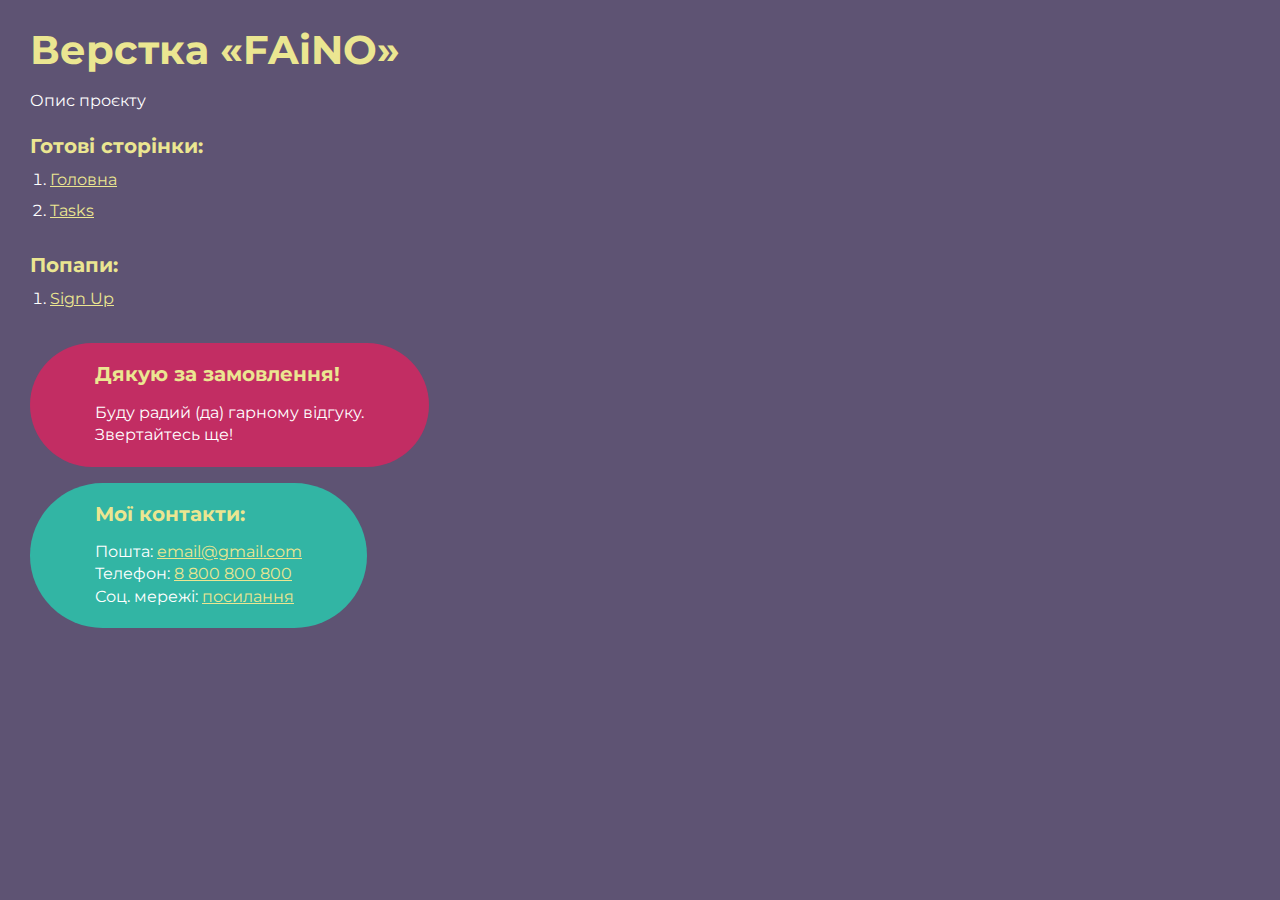
<file: index.html>
<!DOCTYPE html>
<html>

<head>
	<meta charset="UTF-8" />
	<meta name="viewport" content="width=device-width, initial-scale=1.0" />
	<title>Верстка «FAiNO»</title>
</head>

<body>
	<div class="rootpage">
		<h1>Верстка «FAiNO»</h1>
		<div class="rootpage__info">Опис проєкту</div>
		<h2>Готові сторінки:</h2>
		<ol class="rootpage__list">
			<li><a target="_blank" href="home.html">Головна</a></li>
			<li><a target="_blank" href="tasks.html">Tasks</a></li>
		</ol>
		<h2>Попапи:</h2>
		<ol class="rootpage__list">
			<li><a target="_blank" href="home.html#sign-up">Sign Up</a></li>
		</ol>
		<div class="rootpage__tnx">
			<h2>Дякую за замовлення!</h2>
			<p>Буду радий (да) гарному відгуку.</p>
			<p>Звертайтесь ще!</p>
		</div>
		<div class="rootpage__contacts">
			<h2>Мої контакти:</h2>
			<p>Пошта: <a href="mailto:email@gmail.com">email@gmail.com</a></p>
			<p>Телефон: <a href="tel:8800800800">8 800 800 800</a></p>
			<p>Соц. мережі: <a href="">посилання</a></p>
		</div>
	</div>
</body>
<style>
	@charset "UTF-8";
	@import url("https://fonts.googleapis.com/css?family=Montserrat:regular,700&display=swap");

	*,
	*::before,
	*::after {
		padding: 0px;
		margin: 0px;
		border: 0px;
		box-sizing: border-box;
	}

	html,
	body {
		height: 100%;
		margin: 0;
		padding: 0;
		min-width: 320px;
		width: 100%;
		color: #fff;
		background-color: #5e5373;
	}

	body {
		font-family: Montserrat;
		font-size: 100%;
		line-height: 1;
		font-size: 1rem;
	}

	a {
		text-decoration: underline;
		color: #ebe691;
	}

	a:visited {
		text-decoration: underline;
		color: #aaa768;
	}

	a:hover {
		text-decoration: none;
	}

	ul li {
		list-style: none;
	}

	img {
		vertical-align: top;
	}

	.wrapper {
		width: 100%;
		min-height: 100%;
		overflow: hidden;
	}

	.rootpage {
		padding: 30px;
		display: flex;
		flex-direction: column;
		align-items: flex-start;
	}

	@media (max-width: 767px) {
		.rootpage {
			padding: 30px 15px;
		}
	}

	h1 {
		color: #ebe691;
		font-size: 2.5rem;
		margin: 0px 0px 1.25rem 0px;
	}

	@media (max-width: 767px) {
		h1 {
			font-size: 1.85rem;
			margin: 0px 0px 1.25rem 0px;
		}
	}

	h2 {
		color: #ebe691;
		font-size: 1.25rem;
		margin: 0px 0px 1rem 0px;
	}

	@media (max-width: 767px) {
		h2 {
			font-size: 1.125rem;
			margin: 0px 0px 1rem 0px;
		}
	}

	.rootpage__info {
		line-height: 140%;
		margin: 0px 0px 1.5rem 0px;
	}

	.rootpage__list {
		margin: 0px 0px 2.25rem 1.25rem;
	}

	.rootpage__list li:not(:last-child) {
		margin: 0px 0px 15px 0px;
	}

	.rootpage__contacts,
	.rootpage__tnx {
		border-radius: 200px;
		padding: 20px 65px;
		line-height: 140%;
	}

	@media (max-width: 767px) {

		.rootpage__contacts,
		.rootpage__tnx {
			border-radius: 40px;
			padding: 20px;
		}
	}

	.rootpage__contacts {
		background: #32b5a4;
	}

	.rootpage__contacts a {
		color: #ebe691;
	}

	.rootpage__tnx {
		background: #c22d63;
		margin: 0px 0px 1rem 0px;
	}
</style>

</html>
</file>
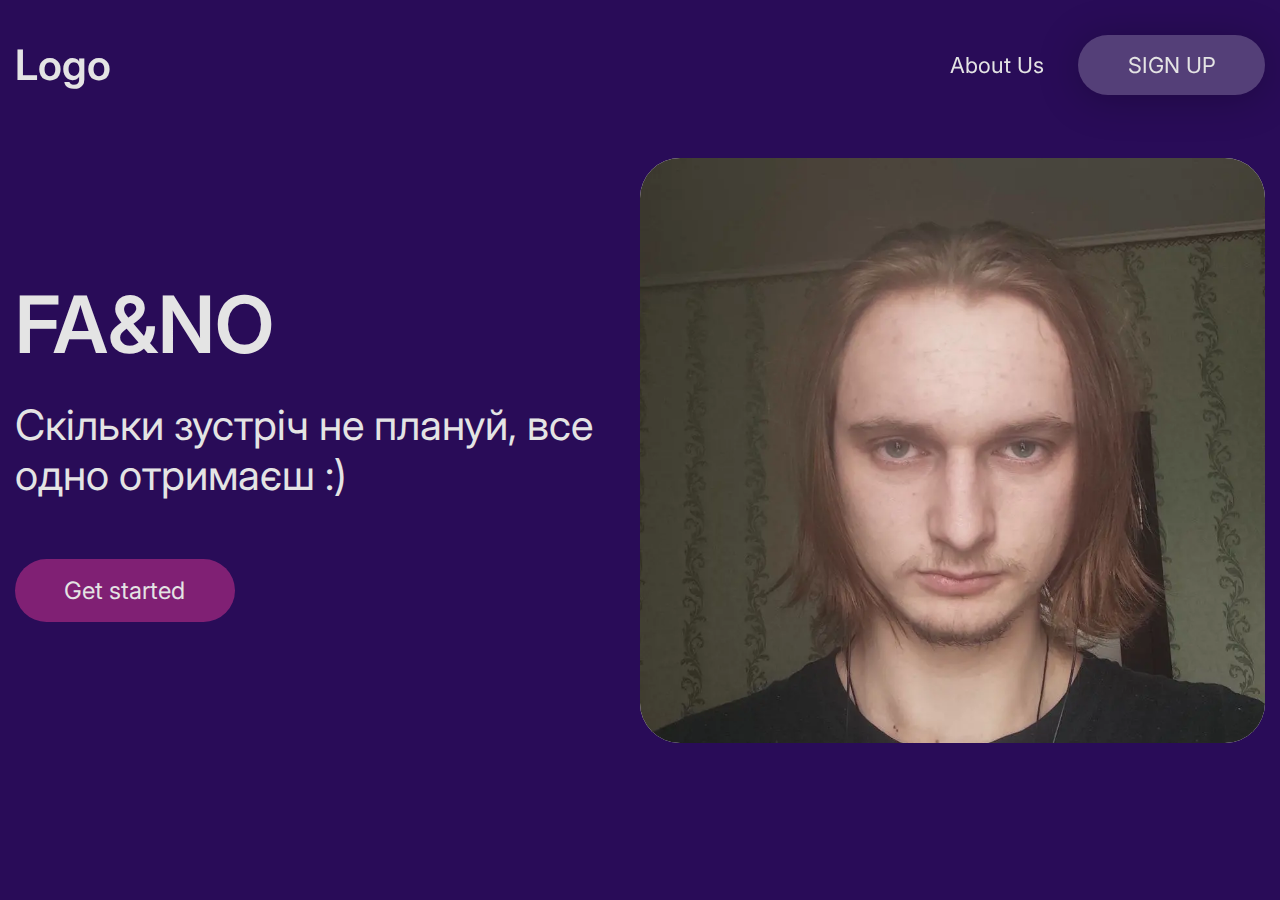
<file: home.html>
<!DOCTYPE html>
<html lang="en">

<head>
	<title>HomePage</title>
	<meta charset="UTF-8" />
	<meta name="format-detection" content="telephone=no" />
	<!-- <style>body{opacity: 0;}</style> -->
	<link rel="stylesheet" href="css/style.min.css?_v=20230511211422" />
	<link rel="stylesheet" href="https://cdnjs.cloudflare.com/ajax/libs/font-awesome/5.13.0/css/all.min.css?_v=20230511211422" />
	<link rel="shortcut icon" href="favicon.ico" />
	<!-- <meta name="robots" content="noindex, nofollow"> -->
	<meta name="viewport" content="width=device-width, initial-scale=1.0" />
</head>

<body>
	<div class="wrapper">
		<header class="header">
			<div class="header__container">
				<a href="" class="header__logo">Logo</a>
				<div class="header__actives">
					<a href="/home.html" class="header__link">About Us</a>
					<button class="header__sign-btn button" data-popup="#sign-up">
						Sign Up
					</button>
				</div>
			</div>
		</header>

		<main class="page">
			<section class="page__section main-section">
				<div class="main-section__container">
					<div class="main-section__content">
						<h1 class="main-section__title">FA&NO</h1>
						<div class="main-section__description">
							<p>Скільки зустріч не плануй, все одно отримаєш :)</p>
						</div>
						<a href="/home.html" class="main-section__link">Get started</a>
					</div>
					<div class="main-section__img">
						<picture><source srcset="img/sexy-boy.webp" type="image/webp"><img src="img/sexy-boy.jpg" alt="" /></picture>
					</div>
				</div>
			</section>

			<!-- <section class="page__section main-section">
               <div class="main-section__container">
                  <input data-datepicker type="text" name="" />
               </div>
            </section> -->
		</main>
		<footer class="footer">
			<div class="footer__container">
			</div>
		</footer>
	</div>
	<div id="sign-up" aria-hidden="true" class="popup">
		<div class="popup__wrapper">
			<div class="popup__content">
				<!-- <button data-close type="button" class="popup__close">Закрити</button> -->
				<div class="popup__body">
					<div data-tabs data-tabs-animate="1000" class="tabs">
						<nav data-tabs-titles class="tabs__navigation">
							<button type="button" class="tabs__title _tab-active">
								Log In
							</button>
							<button type="button" class="tabs__title _blue">
								Sign Up
							</button>
						</nav>
						<div data-tabs-body class="tabs__content">
							<div class="tabs__body login-body">
								<form action="/home.html" method="get" class="login-body__form">
									<div class="login-body__inputs inputs">
										<div class="login-body__input-block input-block">
											<input type="email" name="email" id="email" class="login-body__input input input-email" placeholder="Email" />
										</div>

										<div class="login-body__input-block input-block">
											<input type="password" name="password" id="password" class="login-body__input input" placeholder="Password" />
											<button type="button" class="login-body__frgt-btn">
												Forgot Password?
											</button>
										</div>
									</div>

									<button type="submit" class="login-body__sbm-btn sbm-btn button">
										Login
									</button>

									<div class="login-body__with-socials with-socials">
										<button type="button" class="login-body__facebook-btn facebook-btn">
											f
										</button>

										<button type="button" class="login-body__google-btn google-btn">
											G
										</button>
									</div>
								</form>
							</div>
							<div class="tabs__body signup-body">
								<form action="/" method="get" class="signup-body__form">
									<div class="login-body__inputs inputs">
										<div class="signup-body__name">
											<div class="signup-body__input-block input-block">
												<input type="text" name="firstName" id="firstName" class="signup-body__input input" placeholder="First Name" />
											</div>
											<div class="signup-body__input-block input-block">
												<input type="text" name="lastName" id="lastName" class="signup-body__input input" placeholder="Last Name" />
											</div>
										</div>
										<div class="signup-body__input-block input-block">
											<input type="email" name="email" id="email" class="signup-body__input input" placeholder="Email" />
										</div>

										<div class="signup-body__input-block input-block">
											<input type="password" name="password" id="password" class="signup-body__input input" placeholder="Password" />
										</div>
										<div class="signup-body__input-block input-block">
											<input type="password" name="confirm-password" id="confirm-password" class="signup-body__input input" placeholder="Confirm Password" />
										</div>
									</div>

									<button type="submit" class="signup-body__sbm-btn sbm-btn button">
										Sign Up
									</button>

									<div class="signup-body__with-socials with-socials">
										<button type="button" class="signup-body__facebook-btn facebook-btn">
											f
										</button>

										<button type="button" class="signup-body__google-btn google-btn">
											G
										</button>
									</div>
								</form>
							</div>
						</div>
					</div>
				</div>
			</div>
		</div>
	</div>

	<div id="sign-in" aria-hidden="true" class="popup">
		<div class="popup__wrapper">
			<div class="popup__content">
				<button data-close type="button" class="popup__close">Закрити</button>
				<div class="popup__text" style="color: black">Text</div>
			</div>
		</div>
	</div>
	<script src="js/app.min.js?_v=20230511211422"></script>
</body>

</html>
</file>
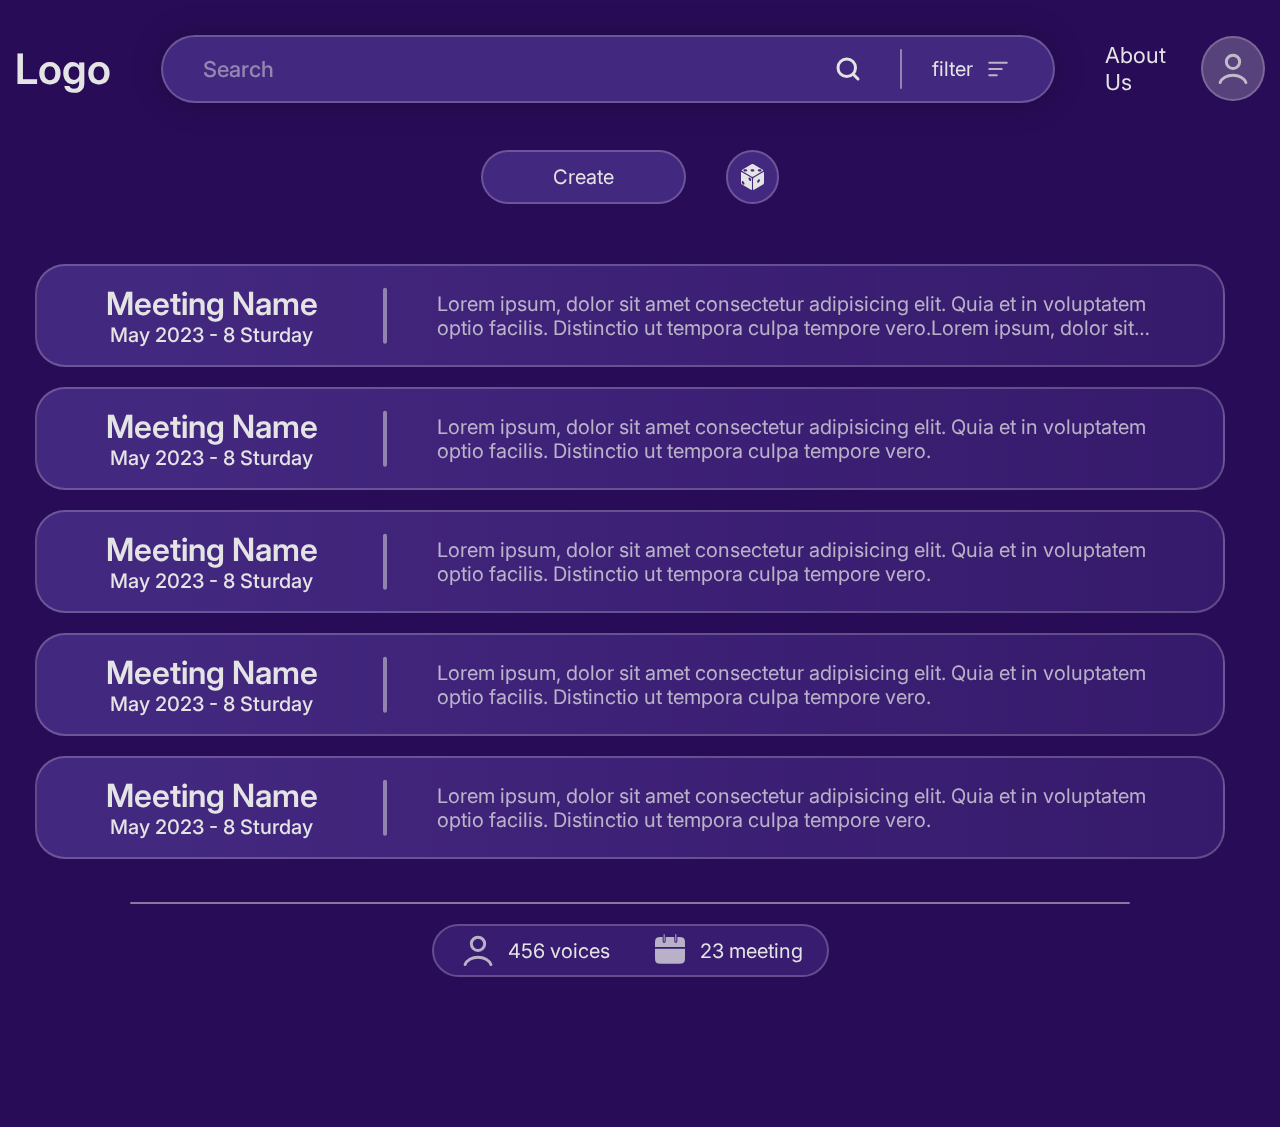
<file: tasks.html>
<!DOCTYPE html>
<html lang="en">

<head>
	<title>Tasks</title>
	<meta charset="UTF-8" />
	<meta name="format-detection" content="telephone=no" />
	<!-- <style>body{opacity: 0;}</style> -->
	<link rel="stylesheet" href="css/style.min.css?_v=20230511211422" />
	<link rel="stylesheet" href="https://cdnjs.cloudflare.com/ajax/libs/font-awesome/5.13.0/css/all.min.css?_v=20230511211422" />
	<link rel="shortcut icon" href="favicon.ico" />
	<!-- <meta name="robots" content="noindex, nofollow"> -->
	<meta name="viewport" content="width=device-width, initial-scale=1.0" />
</head>

<body>
	<div class="wrapper">
		<header class="header _search">
			<div class="header__container">
				<a href="" class="header__logo">Logo</a>
				<div class="header__search-container">
					<form action="/" class="header__search-form form-search">
						<div class="form-search__input-block">
							<input type="text" class="form-search__input" size="1" placeholder="Search" name="search" />
						</div>
						<button type="submit" class="form-search__submit">
							<img src="img/icons/Search.svg" alt="search-ico" />
						</button>
						<span></span>
						<div class="form-search__filter">
							<button type="button" class="form-search__filter-btn">
								<p>filter</p>
								<img src="img/icons/Sort.svg" alt="sort-ico" />
							</button>
							<div class="form-search__filter-body body-filter">
								<div class="body-filter__input">
									<input type="checkbox" name="" id="" />
								</div>
							</div>
						</div>
					</form>
				</div>
				<div class="header__actives">
					<a href="/home.html" class="header__link">About Us</a>
					<button class="header__account">
						<img src="img/icons/User.svg" alt="user-ico" />
					</button>
				</div>
			</div>
		</header>

		<main class="page page-tasks">
			<section class="page__section tasks-section">
				<div class="tasks-section__container">
					<div class="tasks-section__create create-task">
						<form action="/tasks.html" method="get" class="create-task__form">
							<div class="create-task__title-block">
								<input type="text" name="meeting-name" class="create-task__input-name" size="1" placeholder="Meeting Name" />
								<div class="create-task__link-block">
									<p>
										https://www.youtube.com/watchdfbdfdsdsfsgghrfh
									</p>
									<button type="button" class="create-task__link-copy">
										<img src="img/icons/link.svg" alt="link-ico" />
									</button>
								</div>
							</div>
							<div class="create-task__scroll-block">
								<div class="create-task__date-block">
									<div class="create-task__calendar">
										<div class="calendar">
											<div class="month">
												<i class="fas fa-angle-left prev"></i>
												<div class="date">
													<h1></h1>
													<p></p>
												</div>
												<i class="fas fa-angle-right next"></i>
											</div>
											<div class="weekdays">
												<div>Sun</div>
												<div>Mon</div>
												<div>Tue</div>
												<div>Wed</div>
												<div>Thu</div>
												<div>Fri</div>
												<div>Sat</div>
											</div>
											<div class="days"></div>
										</div>
										<span class="selectedDay" hidden></span>
										<div class="create-task__time-block">
											<div class="create-task__meet-time">
												<select name="startTime" data-class-modif="form" data-show-selected>
													<option value="" selected>
														Start time
													</option>
													<option value="00:00">00:00</option>
													<option value="00:30">00:30</option>
													<option value="01:00">01:00</option>
													<option value="01:30">01:30</option>
													<option value="02:00">02:00</option>
													<option value="02:30">02:30</option>
													<option value="03:00">03:00</option>
													<option value="03:30">03:30</option>
													<option value="04:00">04:00</option>
													<option value="04:30">04:30</option>
												</select>
												<select name="endTime" data-class-modif="form" data-show-selected>
													<option value="" selected>
														End time
													</option>
													<option value="00:00">00:00</option>
													<option value="00:30">00:30</option>
													<option value="01:00">01:00</option>
													<option value="01:30">01:30</option>
													<option value="02:00">02:00</option>
													<option value="02:30">02:30</option>
													<option value="03:00">03:00</option>
													<option value="03:30">03:30</option>
													<option value="04:00">04:00</option>
													<option value="04:30">04:30</option>
												</select>
												<button type="button" class="create-task__time-btn">
													OK
												</button>
											</div>
											<div class="create-task__voting-time">
												<p>Voting</p>
												<div>
													<input type="text" name="hours" maxlength="2" placeholder="hh" />
													<span>:</span>
													<input type="text" name="minutes" maxlength="2" placeholder="mm" />
													<span>:</span>
													<input type="text" name="seconds" maxlength="2" placeholder="ss" />
												</div>
											</div>
										</div>
									</div>
									<ul class="create-task__dates dates" data-spollers>
										<p class="empty-dates">No dates yet</p>
										<!-- <li class="dates__item">
                                    <button
                                       type="button"
                                       data-spoller
                                       class="dates__title"
                                    >
                                       <p>May 2023 - 6 Saturday</p>
                                       <img
                                          src="img/icons/arrow-up.svg"
                                          alt="arrow-ico"
                                       />
                                    </button>
                                    <ul class="dates__body">
                                       <li class="dates__time">
                                          12:00 - 13:00
                                       </li>
                                       <li class="dates__time">
                                          14:00 - 15:00
                                       </li>
                                       <li class="dates__time">
                                          16:30 - 17:30
                                       </li>
                                    </ul>
                                 </li>

                                 <li class="dates__item">
                                    <button
                                       type="button"
                                       data-spoller
                                       class="dates__title"
                                    >
                                       <p>May 2023 - 8 Saturday</p>
                                       <img
                                          src="img/icons/arrow-up.svg"
                                          alt="arrow-ico"
                                       />
                                    </button>
                                    <ul class="dates__body">
                                       <li class="dates__time">
                                          12:00 - 13:00
                                       </li>
                                       <li class="dates__time">
                                          14:00 - 15:00
                                       </li>
                                       <li class="dates__time">
                                          16:30 - 17:30
                                       </li>
                                    </ul>
                                 </li> -->
									</ul>
								</div>
								<div class="create-task__description">
									<h4 class="create-task__desc-title">
										Description
									</h4>
									<textarea class="create-task__desc-text" name="description" rows="4" placeholder="Describe your meet..."></textarea>
								</div>
								<div class="create-task__buttons">
									<button type="button" class="create-task__cancel-btn button">
										Cancel
									</button>
									<button type="submit" class="create-task__publish-btn button">
										Publish
									</button>
								</div>
							</div>
						</form>
					</div>
					<div class="tasks-section__content">
						<div class="tasks-section__actives">
							<button type="button" class="tasks-section__create-btn">
								Create
							</button>
							<button type="button" class="tasks-section__random-btn">
								<img src="img/icons/Cube.svg" alt="cube-ico" />
							</button>
						</div>
						<div class="tasks-section__tasks-container">
							<div class="tasks-section__tasks-content">
								<ul class="tasks-section__tasks-list list-tasks">
									<li class="list-tasks__task-el">
										<button type="submit" class="list-tasks__task">
											<div class="list-tasks__block">
												<h3 class="list-tasks__title">
													Meeting Name
												</h3>
												<div class="list-tasks__date">
													May 2023 - 8 Sturday
												</div>
											</div>
											<div class="list-tasks__description">
												<p>
													Lorem ipsum, dolor sit amet
													consectetur adipisicing elit. Quia et
													in voluptatem optio facilis.
													Distinctio ut tempora culpa tempore
													vero.Lorem ipsum, dolor sit amet
													consectetur adipisicing elit. Quia et
													in voluptatem optio facilis.
													Distinctio ut tempora culpa tempore
													vero.
												</p>
											</div>
										</button>
									</li>
									<li class="list-tasks__task-el">
										<button type="submit" class="list-tasks__task">
											<div class="list-tasks__block">
												<h3 class="list-tasks__title">
													Meeting Name
												</h3>
												<div class="list-tasks__date">
													May 2023 - 8 Sturday
												</div>
											</div>
											<div class="list-tasks__description">
												<p>
													Lorem ipsum, dolor sit amet
													consectetur adipisicing elit. Quia et
													in voluptatem optio facilis.
													Distinctio ut tempora culpa tempore
													vero.
												</p>
											</div>
										</button>
									</li>
									<li class="list-tasks__task-el">
										<button type="submit" class="list-tasks__task">
											<div class="list-tasks__block">
												<h3 class="list-tasks__title">
													Meeting Name
												</h3>
												<div class="list-tasks__date">
													May 2023 - 8 Sturday
												</div>
											</div>
											<div class="list-tasks__description">
												<p>
													Lorem ipsum, dolor sit amet
													consectetur adipisicing elit. Quia et
													in voluptatem optio facilis.
													Distinctio ut tempora culpa tempore
													vero.
												</p>
											</div>
										</button>
									</li>
									<li class="list-tasks__task-el">
										<button type="submit" class="list-tasks__task">
											<div class="list-tasks__block">
												<h3 class="list-tasks__title">
													Meeting Name
												</h3>
												<div class="list-tasks__date">
													May 2023 - 8 Sturday
												</div>
											</div>
											<div class="list-tasks__description">
												<p>
													Lorem ipsum, dolor sit amet
													consectetur adipisicing elit. Quia et
													in voluptatem optio facilis.
													Distinctio ut tempora culpa tempore
													vero.
												</p>
											</div>
										</button>
									</li>
									<li class="list-tasks__task-el">
										<button type="submit" class="list-tasks__task">
											<div class="list-tasks__block">
												<h3 class="list-tasks__title">
													Meeting Name
												</h3>
												<div class="list-tasks__date">
													May 2023 - 8 Sturday
												</div>
											</div>
											<div class="list-tasks__description">
												<p>
													Lorem ipsum, dolor sit amet
													consectetur adipisicing elit. Quia et
													in voluptatem optio facilis.
													Distinctio ut tempora culpa tempore
													vero.
												</p>
											</div>
										</button>
									</li>
									<li class="list-tasks__task-el">
										<button type="submit" class="list-tasks__task">
											<div class="list-tasks__block">
												<h3 class="list-tasks__title">
													Meeting Name
												</h3>
												<div class="list-tasks__date">
													May 2023 - 8 Sturday
												</div>
											</div>
											<div class="list-tasks__description">
												<p>
													Lorem ipsum, dolor sit amet
													consectetur adipisicing elit. Quia et
													in voluptatem optio facilis.
													Distinctio ut tempora culpa tempore
													vero.
												</p>
											</div>
										</button>
									</li>
									<li class="list-tasks__task-el">
										<button type="submit" class="list-tasks__task">
											<div class="list-tasks__block">
												<h3 class="list-tasks__title">
													Meeting Name
												</h3>
												<div class="list-tasks__date">
													May 2023 - 8 Sturday
												</div>
											</div>
											<div class="list-tasks__description">
												<p>
													Lorem ipsum, dolor sit amet
													consectetur adipisicing elit. Quia et
													in voluptatem optio facilis.
													Distinctio ut tempora culpa tempore
													vero.
												</p>
											</div>
										</button>
									</li>
									<li class="list-tasks__task-el">
										<button type="submit" class="list-tasks__task">
											<div class="list-tasks__block">
												<h3 class="list-tasks__title">
													Meeting Name
												</h3>
												<div class="list-tasks__date">
													May 2023 - 8 Sturday
												</div>
											</div>
											<div class="list-tasks__description">
												<p>
													Lorem ipsum, dolor sit amet
													consectetur adipisicing elit. Quia et
													in voluptatem optio facilis.
													Distinctio ut tempora culpa tempore
													vero.
												</p>
											</div>
										</button>
									</li>
								</ul>
							</div>
						</div>
						<div class="tasks-section__statistics">
							<div class="tasks-section__statistic">
								<img src="img/icons/User.svg" alt="user-ico" />
								<p>456 voices</p>
							</div>
							<div class="tasks-section__statistic">
								<img src="img/icons/calendar.svg" alt="calendar-ico" />
								<p>23 meeting</p>
							</div>
						</div>
					</div>
					<div class="tasks-section__info info-task">
						<div class="info-task__main-block">
							<h4 class="info-task__title">Meeting Name</h4>

							<div class="info-task__slider swiper">
								<button type="button" class="swiper-button-prev">
									<img src="img/icons/arrow-up.svg" alt="arrow-ico" />
								</button>

								<div class="info-task__wrapper swiper-wrapper">
									<div class="info-task__slide swiper-slide">
										<div class="swiper-slide__date">
											May 2023 - 6 Saturday
										</div>
										<ul class="swiper-slide__list">
											<li class="swiper-slide__list-item">
												<form action="/" class="swiper-slide__body">
													<div class="swiper-slide__input-check checked">
														<input type="hidden" name="voted" />
														<img src="img/icons/Lux.svg" alt="lux-ico" />
													</div>
													<label class="swiper-slide__label-check">
														<div>
															<p>12:00 - 13:00</p>
															<span class="percent">40%</span>
														</div>
														<span class="bar">
															<span class="bar-red"></span>
														</span>
													</label>
												</form>
											</li>
											<li class="swiper-slide__list-item">
												<form action="/" class="swiper-slide__body checked">
													<div class="swiper-slide__input-check">
														<input type="hidden" name="voted" value="true" />
														<img src="img/icons/Lux.svg" alt="lux-ico" />
													</div>
													<label class="swiper-slide__label-check">
														<div>
															<p>12:00 - 13:00</p>
															<span class="percent">40%</span>
														</div>
														<span class="bar">
															<span class="bar-red"></span>
														</span>
													</label>
												</form>
											</li>
										</ul>
									</div>
									<div class="info-task__slide swiper-slide">
										<div class="swiper-slide__date">
											May 2023 - 6 Saturday
										</div>
										<ul class="swiper-slide__list">
											<li class="swiper-slide__list-item">
												<form action="/" class="swiper-slide__body">
													<div class="swiper-slide__input-check checked">
														<input type="hidden" name="voted" />
														<img src="img/icons/Lux.svg" alt="lux-ico" />
													</div>
													<label class="swiper-slide__label-check">
														<div>
															<p>12:00 - 13:00</p>
															<span class="percent">40%</span>
														</div>
														<span class="bar">
															<span class="bar-red"></span>
														</span>
													</label>
												</form>
											</li>
											<li class="swiper-slide__list-item">
												<form action="/" class="swiper-slide__body checked">
													<div class="swiper-slide__input-check">
														<input type="hidden" name="voted" value="true" />
														<img src="img/icons/Lux.svg" alt="lux-ico" />
													</div>
													<label class="swiper-slide__label-check">
														<div>
															<p>12:00 - 13:00</p>
															<span class="percent">40%</span>
														</div>
														<span class="bar">
															<span class="bar-red"></span>
														</span>
													</label>
												</form>
											</li>
										</ul>
									</div>
								</div>
								<button type="button" class="swiper-button-next">
									<img src="img/icons/arrow-up.svg" alt="arrow-ico" />
								</button>

								<div class="swiper-pagination"></div>
							</div>

							<div class="info-task__statistics statistics-info">
								<div class="statistics-info__time">
									<img src="img/icons/Clock.svg" alt="clock-ico" />
									<span>02:12:05</span>
								</div>
								<div class="statistics-info__users">
									<img src="img/icons/Users.svg" alt="users-ico" />
									<span>136</span>
								</div>
							</div>
						</div>
						<div class="info-task__description">
							<div class="info-task__desc-title">Description</div>
							<p class="info-task__desc-text">
								Lorem ipsum dolor sit amet consectetur adipisicing
								elit. Quidem provident voluptates hic asperiores,
								corporis repellendus odio, deserunt iusto dignissimos
								amet similique minus voluptatibus, cons
							</p>
						</div>
					</div>
				</div>
			</section>

			<!-- <section class="page__section main-section">
               <div class="main-section__container">
                  <input data-datepicker type="text" name="" />
               </div>
            </section> -->
		</main>
		<footer class="footer">
			<div class="footer__container">
			</div>
		</footer>
	</div>
	<div id="sign-up" aria-hidden="true" class="popup">
		<div class="popup__wrapper">
			<div class="popup__content">
				<!-- <button data-close type="button" class="popup__close">Закрити</button> -->
				<div class="popup__body">
					<div data-tabs data-tabs-animate="1000" class="tabs">
						<nav data-tabs-titles class="tabs__navigation">
							<button type="button" class="tabs__title _tab-active">
								Log In
							</button>
							<button type="button" class="tabs__title _blue">
								Sign Up
							</button>
						</nav>
						<div data-tabs-body class="tabs__content">
							<div class="tabs__body login-body">
								<form action="/home.html" method="get" class="login-body__form">
									<div class="login-body__inputs inputs">
										<div class="login-body__input-block input-block">
											<input type="email" name="email" id="email" class="login-body__input input input-email" placeholder="Email" />
										</div>

										<div class="login-body__input-block input-block">
											<input type="password" name="password" id="password" class="login-body__input input" placeholder="Password" />
											<button type="button" class="login-body__frgt-btn">
												Forgot Password?
											</button>
										</div>
									</div>

									<button type="submit" class="login-body__sbm-btn sbm-btn button">
										Login
									</button>

									<div class="login-body__with-socials with-socials">
										<button type="button" class="login-body__facebook-btn facebook-btn">
											f
										</button>

										<button type="button" class="login-body__google-btn google-btn">
											G
										</button>
									</div>
								</form>
							</div>
							<div class="tabs__body signup-body">
								<form action="/" method="get" class="signup-body__form">
									<div class="login-body__inputs inputs">
										<div class="signup-body__name">
											<div class="signup-body__input-block input-block">
												<input type="text" name="firstName" id="firstName" class="signup-body__input input" placeholder="First Name" />
											</div>
											<div class="signup-body__input-block input-block">
												<input type="text" name="lastName" id="lastName" class="signup-body__input input" placeholder="Last Name" />
											</div>
										</div>
										<div class="signup-body__input-block input-block">
											<input type="email" name="email" id="email" class="signup-body__input input" placeholder="Email" />
										</div>

										<div class="signup-body__input-block input-block">
											<input type="password" name="password" id="password" class="signup-body__input input" placeholder="Password" />
										</div>
										<div class="signup-body__input-block input-block">
											<input type="password" name="confirm-password" id="confirm-password" class="signup-body__input input" placeholder="Confirm Password" />
										</div>
									</div>

									<button type="submit" class="signup-body__sbm-btn sbm-btn button">
										Sign Up
									</button>

									<div class="signup-body__with-socials with-socials">
										<button type="button" class="signup-body__facebook-btn facebook-btn">
											f
										</button>

										<button type="button" class="signup-body__google-btn google-btn">
											G
										</button>
									</div>
								</form>
							</div>
						</div>
					</div>
				</div>
			</div>
		</div>
	</div>

	<div id="sign-in" aria-hidden="true" class="popup">
		<div class="popup__wrapper">
			<div class="popup__content">
				<button data-close type="button" class="popup__close">Закрити</button>
				<div class="popup__text" style="color: black">Text</div>
			</div>
		</div>
	</div>
	<script src="js/app.min.js?_v=20230511211422"></script>
</body>

</html>
</file>
<file: css/style.min.css>
@charset "UTF-8";@import url(https://fonts.googleapis.com/css?family=Inter:300,regular,500,600,700&display=swap);*{padding:0;margin:0;border:0}*,:after,:before{-webkit-box-sizing:border-box;box-sizing:border-box}body,html{height:100%;min-width:320px}body{color:#e4e4e4;line-height:1;font-family:Inter;font-size:1.25rem;-ms-text-size-adjust:100%;-moz-text-size-adjust:100%;-webkit-text-size-adjust:100%;-webkit-font-smoothing:antialiased;-moz-osx-font-smoothing:grayscale}button,input,textarea{font-family:Inter;font-size:inherit}button{cursor:pointer;color:inherit;background-color:transparent}a{color:inherit;text-decoration:none}ul li{list-style:none}img{vertical-align:top}h1,h2,h3,h4,h5,h6{font-weight:inherit;font-size:inherit}.lock body{overflow:hidden;-ms-touch-action:none;touch-action:none;-ms-scroll-chaining:none;overscroll-behavior:none}.wrapper{min-height:100%;display:-webkit-box;display:-ms-flexbox;display:flex;-webkit-box-orient:vertical;-webkit-box-direction:normal;-ms-flex-direction:column;flex-direction:column;overflow:hidden}@supports (overflow:clip){.wrapper{overflow:clip}}.wrapper>main{-webkit-box-flex:1;-ms-flex:1 1 auto;flex:1 1 auto}.wrapper>*{min-width:0}[class*=__container]{max-width:101.875rem;margin:0 auto;padding:0 .9375rem}.select{min-width:0;min-width:7rem;position:relative}.select__body{position:relative}.select__title{color:inherit;text-align:left;cursor:pointer;width:100%;border-radius:4px}.select__value{display:-webkit-box;display:-ms-flexbox;display:flex;min-width:0;-webkit-box-align:center;-ms-flex-align:center;align-items:center;height:1.875rem;gap:.625rem}.select__value>*{-webkit-box-flex:1;-ms-flex:1 1 auto;flex:1 1 auto}.select__value:after{content:"";-ms-flex-item-align:stretch;-ms-grid-row-align:stretch;align-self:stretch;-webkit-box-flex:0;-ms-flex:0 0 10px;flex:0 0 10px;-webkit-transition:all .3s ease 0s;-o-transition:all .3s ease 0s;transition:all .3s ease 0s;display:-webkit-box;display:-ms-flexbox;display:flex;-webkit-box-pack:center;-ms-flex-pack:center;justify-content:center;-webkit-box-align:center;-ms-flex-align:center;align-items:center}._select-open .select__value:after{-webkit-transform:rotate(-180deg);-ms-transform:rotate(-180deg);transform:rotate(-180deg)}.select__value._select-pseudo-label::before{content:attr(data-pseudo-label);opacity:.5}.select__content{-webkit-box-flex:1;-ms-flex:1 1 auto;flex:1 1 auto;white-space:nowrap}.select__text{-webkit-box-flex:1;-ms-flex:1 1 auto;flex:1 1 auto;overflow:hidden;-o-text-overflow:ellipsis;text-overflow:ellipsis;white-space:nowrap}.select__input{width:100%;background-color:transparent;height:100%}.select__options{color:#000;position:absolute;top:calc(100% - .0625rem);border-radius:0 0 4px 4px;min-width:100%;left:0;color:inherit;background-color:rgba(41,12,88,.75);border:.125rem solid rgba(228,228,228,.25);-webkit-backdrop-filter:blur(1.25rem);backdrop-filter:blur(1.25rem);border-radius:.625rem;padding:10px 0 5px 0}.select__scroll{overflow-y:auto;overflow-x:hidden;max-height:12.5rem}.select__option{width:100%;text-align:left;cursor:pointer;padding:5px 10px;color:inherit;white-space:nowrap}.select__option._select-selected{background-color:#eee}.select__row{display:-webkit-inline-box;display:-ms-inline-flexbox;display:inline-flex;-webkit-box-align:center;-ms-flex-align:center;align-items:center}.select_show-top .select__options{top:auto;bottom:calc(100% - .0625rem);border:1px solid #d9d9d9;border-bottom:0;border-radius:4px 4px 0 0;padding:5px 0 10px 0}._select-tag{cursor:pointer}.qs-datepicker-container{margin:5px;font-size:1rem;font-family:sans-serif;color:#000;position:absolute;width:15.625em;display:-webkit-box;display:-ms-flexbox;display:flex;-webkit-box-orient:vertical;-webkit-box-direction:normal;-ms-flex-direction:column;flex-direction:column;z-index:9001;-webkit-user-select:none;-moz-user-select:none;-ms-user-select:none;user-select:none;overflow:hidden;background:#000;-webkit-box-shadow:0 1.25em 1.25em -.9375em rgba(0,0,0,.3);box-shadow:0 1.25em 1.25em -.9375em rgba(0,0,0,.3);border-right:1px solid #fff;border-left:1px solid #f1ad70;padding:5px}.qs-datepicker-container:after,.qs-datepicker-container:before{content:"";width:100%;height:2px;left:0;z-index:2;position:absolute;background-image:-webkit-gradient(linear,left top,right top,from(#f1ad70),to(#fffdf2));background-image:-o-linear-gradient(left,#f1ad70 0,#fffdf2 100%);background-image:linear-gradient(to right,#f1ad70 0,#fffdf2 100%)}.qs-datepicker-container:before{top:0}.qs-datepicker-container:after{bottom:0}.qs-datepicker-container *{-webkit-box-sizing:border-box;box-sizing:border-box}.qs-datepicker-container.qs-centered{position:fixed;top:50%;left:50%;-webkit-transform:translate(-50%,-50%);-ms-transform:translate(-50%,-50%);transform:translate(-50%,-50%)}.qs-datepicker .qs-overlay{position:absolute;top:0;left:0;background:rgba(0,0,0,.75);color:#fff;width:100%;height:100%;padding:.5em;z-index:1;opacity:1;-webkit-transition:opacity .3s;-o-transition:opacity .3s;transition:opacity .3s;display:-webkit-box;display:-ms-flexbox;display:flex;-webkit-box-orient:vertical;-webkit-box-direction:normal;-ms-flex-direction:column;flex-direction:column}.qs-datepicker .qs-overlay.qs-hidden{opacity:0;z-index:-1}.qs-datepicker .qs-overlay .qs-overlay-year{background:rgba(0,0,0,0);border:none;border-bottom:1px solid #fff;border-radius:0;color:#fff;font-size:.875em;padding:.25em 0;width:80%;text-align:center;margin:0 auto;display:block}.qs-datepicker .qs-overlay .qs-overlay-year::-webkit-inner-spin-button{-webkit-appearance:none}.qs-datepicker .qs-overlay .qs-close{padding:.5em;cursor:pointer;position:absolute;top:0;right:0}.qs-datepicker .qs-overlay .qs-submit{border:1px solid #fff;border-radius:.26392em;padding:.5em;margin:0 auto auto;cursor:pointer;background:hsla(0,0%,50.2%,.4)}.qs-datepicker .qs-overlay .qs-submit.qs-disabled{color:grey;border-color:grey;cursor:not-allowed}.qs-datepicker .qs-overlay .qs-overlay-month-container{display:-webkit-box;display:-ms-flexbox;display:flex;-ms-flex-wrap:wrap;flex-wrap:wrap;-webkit-box-flex:1;-ms-flex-positive:1;flex-grow:1}.qs-datepicker .qs-overlay .qs-overlay-month{display:-webkit-box;display:-ms-flexbox;display:flex;-webkit-box-pack:center;-ms-flex-pack:center;justify-content:center;-webkit-box-align:center;-ms-flex-align:center;align-items:center;width:33.33333%;cursor:pointer;opacity:.5;-webkit-transition:opacity .15s;-o-transition:opacity .15s;transition:opacity .15s}.qs-datepicker .qs-overlay .qs-overlay-month.active,.qs-datepicker .qs-overlay .qs-overlay-month:hover{opacity:1}.qs-datepicker .qs-controls{width:100%;display:-webkit-box;display:-ms-flexbox;display:flex;-webkit-box-pack:justify;-ms-flex-pack:justify;justify-content:space-between;-webkit-box-align:center;-ms-flex-align:center;align-items:center;-webkit-box-flex:1;-ms-flex-positive:1;flex-grow:1;-ms-flex-negative:0;flex-shrink:0;background:#000;color:#fff;-webkit-filter:blur(0);filter:blur(0);-webkit-transition:-webkit-filter .3s;transition:-webkit-filter .3s;-o-transition:filter .3s;transition:filter .3s;transition:filter .3s,-webkit-filter .3s}.qs-datepicker .qs-controls.qs-blur{-webkit-filter:blur(5px);filter:blur(5px)}.qs-datepicker .qs-arrow{height:1.5625em;width:1.5625em;position:relative;cursor:pointer;border-radius:.26392em;-webkit-transition:background .15s;-o-transition:background .15s;transition:background .15s}.qs-datepicker .qs-arrow:hover{background:rgba(0,0,0,.1)}.qs-datepicker .qs-arrow:hover.qs-left:after{border-right-color:#000}.qs-datepicker .qs-arrow:hover.qs-right:after{border-left-color:#000}.qs-datepicker .qs-arrow:after{content:"";border:.39062em solid transparent;position:absolute;top:50%;-webkit-transition:border .2s;-o-transition:border .2s;transition:border .2s}.qs-datepicker .qs-arrow.qs-left:after{border-right-color:grey;right:50%;-webkit-transform:translate(25%,-50%);-ms-transform:translate(25%,-50%);transform:translate(25%,-50%)}.qs-datepicker .qs-arrow.qs-right:after{border-left-color:grey;left:50%;-webkit-transform:translate(-25%,-50%);-ms-transform:translate(-25%,-50%);transform:translate(-25%,-50%)}.qs-datepicker .qs-month-year{font-weight:700;-webkit-transition:border .2s;-o-transition:border .2s;transition:border .2s;border-bottom:1px solid transparent;cursor:pointer}.qs-datepicker .qs-month-year:hover{border-bottom:1px solid grey}.qs-datepicker .qs-month-year:active:focus,.qs-datepicker .qs-month-year:focus{outline:0}.qs-datepicker .qs-month{padding-right:.5ex}.qs-datepicker .qs-year{padding-left:.5ex}.qs-datepicker .qs-squares{display:-webkit-box;display:-ms-flexbox;display:flex;color:#fff;-ms-flex-wrap:wrap;flex-wrap:wrap;padding:.3125em;-webkit-filter:blur(0);filter:blur(0);-webkit-transition:-webkit-filter .3s;transition:-webkit-filter .3s;-o-transition:filter .3s;transition:filter .3s;transition:filter .3s,-webkit-filter .3s}.qs-datepicker .qs-squares.qs-blur{-webkit-filter:blur(5px);filter:blur(5px)}.qs-datepicker .qs-square{width:14.28571%;height:1.5625em;display:-webkit-box;display:-ms-flexbox;display:flex;-webkit-box-align:center;-ms-flex-align:center;align-items:center;-webkit-box-pack:center;-ms-flex-pack:center;justify-content:center;cursor:pointer;-webkit-transition:background .1s;-o-transition:background .1s;transition:background .1s;border-radius:.26392em}.qs-datepicker .qs-square.qs-current{font-weight:700}.qs-datepicker .qs-square.qs-current span{text-decoration:underline}.qs-datepicker .qs-square.qs-active{background:#fff;color:#000}.qs-datepicker .qs-square.qs-range-date-start:not(.qs-range-date-6){border-top-right-radius:0;border-bottom-right-radius:0}.qs-datepicker .qs-square.qs-range-date-middle{background:#d4ebf2}.qs-datepicker .qs-square.qs-range-date-middle:not(.qs-range-date-0):not(.qs-range-date-6){border-radius:0}.qs-datepicker .qs-square.qs-range-date-middle.qs-range-date-0{border-top-right-radius:0;border-bottom-right-radius:0}.qs-datepicker .qs-square.qs-range-date-end:not(.qs-range-date-0),.qs-datepicker .qs-square.qs-range-date-middle.qs-range-date-6{border-top-left-radius:0;border-bottom-left-radius:0}.qs-datepicker .qs-square.qs-disabled span{opacity:.2}.qs-datepicker .qs-square.qs-empty{cursor:default}.qs-datepicker .qs-square.qs-disabled{cursor:not-allowed}.qs-datepicker .qs-square.qs-day{cursor:default;font-weight:700;color:grey}.qs-datepicker .qs-square:not(.qs-empty):not(.qs-disabled):not(.qs-day):not(.qs-active):hover{background:orange}.qs-datepicker .qs-event{position:relative}.qs-datepicker .qs-event:after{content:"";position:absolute;width:.46875em;height:.46875em;border-radius:50%;background:#07f;bottom:0;right:0}.qs-datepicker .qs-event.qs-disabled:after,.qs-datepicker .qs-event.qs-empty:after{background:#cce4ff}body::after{content:"";background:-o-radial-gradient(46.82% -22.22%,122.22% 122.22%,rgba(57,21,109,.12) 0,rgba(41,12,88,.12) 100%);background:radial-gradient(122.22% 122.22% at 46.82% -22.22%,rgba(57,21,109,.12) 0,rgba(41,12,88,.12) 100%);-webkit-backdrop-filter:blur(45px);backdrop-filter:blur(45px);position:fixed;width:100%;height:100%;top:0;left:0;opacity:0;-webkit-transition:opacity .8s ease 0s;-o-transition:opacity .8s ease 0s;transition:opacity .8s ease 0s;pointer-events:none;z-index:149}.popup-show body::after{opacity:1}.popup{position:fixed;top:0;left:0;bottom:0;right:0;padding:30px 10px;-webkit-transition:visibility .8s ease 0s;-o-transition:visibility .8s ease 0s;transition:visibility .8s ease 0s;visibility:hidden;pointer-events:none}.popup_show{z-index:150;visibility:visible;overflow:auto;pointer-events:auto}.popup_show .popup__content{visibility:visible;-webkit-transform:scale(1);-ms-transform:scale(1);transform:scale(1)}.popup__wrapper{display:-webkit-box;display:-ms-flexbox;display:flex;-webkit-box-orient:vertical;-webkit-box-direction:normal;-ms-flex-direction:column;flex-direction:column;-webkit-box-align:center;-ms-flex-align:center;align-items:center;min-height:100%;-webkit-box-flex:1;-ms-flex:1 1 auto;flex:1 1 auto;width:100%;display:flex;-webkit-box-pack:center;-ms-flex-pack:center;justify-content:center;align-items:center}.popup__content{visibility:hidden;-webkit-transform:scale(0);-ms-transform:scale(0);transform:scale(0);-webkit-transition:all .3s ease 0s;-o-transition:all .3s ease 0s;transition:all .3s ease 0s;background-color:rgba(244,123,255,.2);border:2px solid rgba(228,228,228,.25);-webkit-box-shadow:0 20px 40px rgba(0,0,0,.25);box-shadow:0 20px 40px rgba(0,0,0,.25);-webkit-backdrop-filter:blur(6.25rem);backdrop-filter:blur(6.25rem);border-radius:3.75rem;max-width:35rem;width:100%;overflow:hidden;line-height:120.833333%}.lock .popup__content{visibility:visible}.popup__content._blue{background-color:rgba(147,123,245,.2)}.popup__content._blue .tabs__navigation{background-color:rgba(147,123,245,.2)}.tabs__navigation{width:100%;display:-webkit-box;display:-ms-flexbox;display:flex;background-color:rgba(244,123,255,.2);-webkit-backdrop-filter:blur(6.25rem);backdrop-filter:blur(6.25rem);-webkit-transition:all .3s ease 0s;-o-transition:all .3s ease 0s;transition:all .3s ease 0s;padding:1.25rem 2.5rem}.tabs__title{-webkit-box-flex:0;-ms-flex:0 1 50%;flex:0 1 50%;padding:1.25rem 1.25rem;font-weight:600;font-size:32px;line-height:39px;white-space:nowrap;opacity:.5;-webkit-transition:all .3s ease 0s;-o-transition:all .3s ease 0s;transition:all .3s ease 0s;position:relative}.tabs__title::before{position:absolute;bottom:0;left:0;content:"";width:100%;height:.375rem;background-color:#e4e4e4;border-radius:6px}.tabs__title._tab-active{opacity:1}.tabs__title:hover{opacity:1}.tabs__content{padding:3.125rem 2.5rem 1.25rem}.tabs__body .inputs{display:-webkit-box;display:-ms-flexbox;display:flex;-webkit-box-orient:vertical;-webkit-box-direction:normal;-ms-flex-direction:column;flex-direction:column;width:100%;gap:3.75rem}.tabs__body .input-block{position:relative}.tabs__body .input-block::before{position:absolute;bottom:0;left:0;content:"";width:100%;height:.25rem;background:rgba(228,228,228,.5);border-radius:.375rem}.tabs__body .input{-webkit-transition:all .3s ease 0s;-o-transition:all .3s ease 0s;transition:all .3s ease 0s;-webkit-transform:translate(0,-10px);-ms-transform:translate(0,-10px);transform:translate(0,-10px);font-weight:300}.tabs__body .input:focus-visible{outline:0;-webkit-transform:translate(0,0) scale(1);-ms-transform:translate(0,0) scale(1);transform:translate(0,0) scale(1)}.tabs__body .input::-webkit-input-placeholder{color:#e4e4e4;opacity:.75}.tabs__body .input::-moz-placeholder{color:#e4e4e4;opacity:.75}.tabs__body .input:-ms-input-placeholder{color:#e4e4e4;opacity:.75}.tabs__body .input::-ms-input-placeholder{color:#e4e4e4;opacity:.75}.tabs__body .input::placeholder{color:#e4e4e4;opacity:.75}.tabs__body .with-socials{display:-webkit-box;display:-ms-flexbox;display:flex;gap:1.875rem}.login-body__form{display:-webkit-box;display:-ms-flexbox;display:flex;-webkit-box-orient:vertical;-webkit-box-direction:normal;-ms-flex-direction:column;flex-direction:column;-webkit-box-align:center;-ms-flex-align:center;align-items:center}.login-body__frgt-btn{-ms-flex-item-align:end;align-self:flex-end;background-color:transparent;color:#e4e4e4;opacity:.5;position:absolute;right:0;top:calc(100% + 6px);font-style:italic}.login-body__frgt-btn:hover{text-decoration:underline}.login-body__facebook-btn,.login-body__google-btn{display:-webkit-box;display:-ms-flexbox;display:flex;-webkit-box-align:center;-ms-flex-align:center;align-items:center;-webkit-box-pack:center;-ms-flex-pack:center;justify-content:center;width:3.75rem;height:3.75rem;background:rgba(228,228,228,.25);-webkit-box-shadow:0 4px 40px rgba(0,0,0,.25);box-shadow:0 4px 40px rgba(0,0,0,.25);border-radius:50%;-webkit-transition:all .3s ease 0s;-o-transition:all .3s ease 0s;transition:all .3s ease 0s}.login-body__facebook-btn:hover,.login-body__google-btn:hover{background:rgba(228,228,228,.5)}.input{background-color:transparent;width:100%;padding:1rem;color:inherit;position:relative;font-family:inherit}.input::before{content:"";position:absolute;top:0;left:0;width:100%;height:.25rem;background-color:#e4e4e4;opacity:.5}.signup-body__form{display:-webkit-box;display:-ms-flexbox;display:flex;-webkit-box-orient:vertical;-webkit-box-direction:normal;-ms-flex-direction:column;flex-direction:column;-webkit-box-align:center;-ms-flex-align:center;align-items:center}.signup-body__name{display:-webkit-box;display:-ms-flexbox;display:flex;gap:2.5rem}.signup-body__facebook-btn,.signup-body__google-btn{display:-webkit-box;display:-ms-flexbox;display:flex;-webkit-box-align:center;-ms-flex-align:center;align-items:center;-webkit-box-pack:center;-ms-flex-pack:center;justify-content:center;width:3.75rem;height:3.75rem;background:rgba(228,228,228,.25);-webkit-box-shadow:0 4px 40px rgba(0,0,0,.25);box-shadow:0 4px 40px rgba(0,0,0,.25);border-radius:50%;-webkit-transition:all .3s ease 0s;-o-transition:all .3s ease 0s;transition:all .3s ease 0s}.signup-body__facebook-btn:hover,.signup-body__google-btn:hover{background:rgba(228,228,228,.5)}[class*=-ibg]{position:relative}[class*=-ibg] img{position:absolute;width:100%;height:100%;top:0;left:0;-o-object-fit:cover;object-fit:cover}[class*=-ibg_contain] img{-o-object-fit:contain;object-fit:contain}.button{background-color:rgba(217,217,217,.25);-webkit-box-shadow:0 4px 40px rgba(0,0,0,.25);box-shadow:0 4px 40px rgba(0,0,0,.25);-webkit-transition:all .3s ease 0s;-o-transition:all .3s ease 0s;transition:all .3s ease 0s;border-radius:2.5rem;text-transform:uppercase}.button:hover{background-color:rgba(217,217,217,.5)}.sbm-btn{background-color:rgba(228,228,228,.25);-ms-flex-item-align:center;-ms-grid-row-align:center;align-self:center;margin-bottom:1.25rem}.facebook-btn,.google-btn{padding:.125rem;width:3.75rem;height:3.75rem}.header{-webkit-transition:all .3s ease 0s;-o-transition:all .3s ease 0s;transition:all .3s ease 0s;position:fixed;top:0;left:0;width:100%;z-index:10}.header._header-scroll{background-color:rgba(0,0,0,.6)}.header__container{display:-webkit-box;display:-ms-flexbox;display:flex;-webkit-box-pack:justify;-ms-flex-pack:justify;justify-content:space-between;-webkit-box-align:center;-ms-flex-align:center;align-items:center;gap:1.25rem;-webkit-transition:all .3s ease 0s;-o-transition:all .3s ease 0s;transition:all .3s ease 0s}.header__logo{font-weight:600;line-height:120.833333%}.header__actives{display:-webkit-box;display:-ms-flexbox;display:flex;-webkit-box-align:center;-ms-flex-align:center;align-items:center;line-height:120.833333%}.header__link{position:relative}.header__link::before{position:absolute;content:"";width:0%;left:0;bottom:0;background-color:#fff;height:.125rem;-webkit-transform:translate(0,.125rem);-ms-transform:translate(0,.125rem);transform:translate(0,.125rem);-webkit-transition:all .3s ease 0s;-o-transition:all .3s ease 0s;transition:all .3s ease 0s}.header__link:hover::before{width:100%}.header__sign-btn{background-color:rgba(217,217,217,.25)}.header__sign-btn:hover{background-color:rgba(217,217,217,.5)}.header._search .header__container{gap:3.125rem}.header__search-container{background:rgba(147,123,245,.25);border:.125rem solid rgba(228,228,228,.25);-webkit-box-shadow:0 0 30px rgba(0,0,0,.25);box-shadow:0 0 30px rgba(0,0,0,.25);-webkit-backdrop-filter:blur(1.25rem);backdrop-filter:blur(1.25rem);border-radius:2.5rem;padding:.9375rem 2.5rem;padding:.625rem 2.5rem;max-width:62.5rem;width:100%}.header__search-form{display:-webkit-box;display:-ms-flexbox;display:flex;-webkit-box-align:center;-ms-flex-align:center;align-items:center;gap:1.875rem}.header span{display:block;height:2.5rem;width:.125rem;background-color:rgba(228,228,228,.5);border-radius:.25rem}.header__link:hover::before{content:"";opacity:1}.header__link::before{content:"";opacity:0;width:100%}.header__account{background-color:rgba(228,228,228,.25);border:.125rem solid rgba(228,228,228,.25);padding:.625rem;border-radius:50%;-webkit-transition:all .3s ease 0s;-o-transition:all .3s ease 0s;transition:all .3s ease 0s}.header__account:hover{background-color:rgba(228,228,228,.5)}.form-search__input-block{-webkit-box-flex:1;-ms-flex:1 0 auto;flex:1 0 auto}.form-search__input{width:100%;background-color:transparent;color:inherit;font-weight:500;line-height:120.833333%;-webkit-transition:all .3s ease 0s;-o-transition:all .3s ease 0s;transition:all .3s ease 0s;opacity:1}.form-search__input::-webkit-input-placeholder{color:#e4e4e4;opacity:.5}.form-search__input::-moz-placeholder{color:#e4e4e4;opacity:.5}.form-search__input:-ms-input-placeholder{color:#e4e4e4;opacity:.5}.form-search__input::-ms-input-placeholder{color:#e4e4e4;opacity:.5}.form-search__input::placeholder{color:#e4e4e4;opacity:.5}.form-search__input:focus-visible{outline:0;-webkit-transition:all .3s ease 0s;-o-transition:all .3s ease 0s;transition:all .3s ease 0s}.form-search__input:focus-visible::-webkit-input-placeholder{opacity:0}.form-search__input:focus-visible::-moz-placeholder{opacity:0}.form-search__input:focus-visible:-ms-input-placeholder{opacity:0}.form-search__input:focus-visible::-ms-input-placeholder{opacity:0}.form-search__input:focus-visible::placeholder{opacity:0}.form-search__submit{border-radius:50%;border:.125rem solid rgba(228,228,228,0);padding:.3125rem}.form-search__submit:hover{background-color:rgba(228,228,228,.25);border:.125rem solid rgba(228,228,228,.25);-webkit-transition:all .3s ease 0s;-o-transition:all .3s ease 0s;transition:all .3s ease 0s}.form-search__filter{position:relative}.form-search__filter-btn{display:-webkit-box;display:-ms-flexbox;display:flex;-webkit-box-align:center;-ms-flex-align:center;align-items:center;gap:.625rem}.form-search__filter-body{position:absolute;top:100%;left:0;opacity:0;visibility:hidden;-webkit-transition:all .3s ease 0s;-o-transition:all .3s ease 0s;transition:all .3s ease 0s}.form-search__filter-body._show{opacity:1;visibility:visible}.container{width:100%;color:#eee;display:-webkit-box;display:-ms-flexbox;display:flex;-webkit-box-pack:center;-ms-flex-pack:center;justify-content:center;-webkit-box-align:center;-ms-flex-align:center;align-items:center}.calendar{width:100%}.month{width:100%;display:-webkit-box;display:-ms-flexbox;display:flex;-webkit-box-pack:justify;-ms-flex-pack:justify;justify-content:space-between;-webkit-box-align:center;-ms-flex-align:center;align-items:center;padding:1.875rem 4.0625rem;text-align:center;text-shadow:0 .3rem .5rem rgba(0,0,0,.5)}.month i{font-size:1.5rem;cursor:pointer}.month h1{font-weight:700;font-size:20px;line-height:24px;text-align:center}.month p{display:none}.weekdays{width:100%;height:3.125rem;display:-webkit-box;display:-ms-flexbox;display:flex;-webkit-box-align:center;-ms-flex-align:center;align-items:center}.weekdays div{font-size:1rem;letter-spacing:.1rem;width:14.2857142857%;display:-webkit-box;display:-ms-flexbox;display:flex;-webkit-box-pack:center;-ms-flex-pack:center;justify-content:center;-webkit-box-align:center;-ms-flex-align:center;align-items:center;text-shadow:0 .3rem .5rem rgba(0,0,0,.5)}.days{width:100%;display:-ms-grid;display:grid;padding:0 .3125rem;gap:.15625rem;-ms-grid-columns:(minmax(3.125rem,1fr))[7];grid-template-columns:repeat(7,minmax(3.125rem,1fr));-ms-grid-rows:(minmax(3.125rem,1fr))[6];grid-template-rows:repeat(6,minmax(3.125rem,1fr));position:relative}.days::before{content:"";position:absolute;width:90%;opacity:.5;border-radius:.375rem;height:.25rem;background-color:#e4e4e4;bottom:0;left:50%;-webkit-transform:translate(-50%);-ms-transform:translate(-50%);transform:translate(-50%)}.days div{display:-webkit-box;display:-ms-flexbox;display:flex;-webkit-box-align:center;-ms-flex-align:center;align-items:center;-webkit-box-pack:center;-ms-flex-pack:center;justify-content:center;font-size:1rem;padding:.625rem;max-width:3.125rem;max-height:3.125rem;border-radius:50%;display:flex;justify-content:center;text-shadow:0 .3rem .5rem rgba(0,0,0,.5);-webkit-transition:all .3s ease 0s;-o-transition:all .3s ease 0s;transition:all .3s ease 0s;border:.1875rem solid transparent}.days div:hover:not(.today):not(.active){cursor:pointer;background:rgba(147,123,245,.25);-webkit-box-shadow:0 0 30px rgba(0,0,0,.25);box-shadow:0 0 30px rgba(0,0,0,.25)}.days div.active{background:rgba(147,123,245,.25);-webkit-box-shadow:0 0 30px rgba(0,0,0,.25);box-shadow:0 0 30px rgba(0,0,0,.25)}.next-date,.prev-date{opacity:.5}.today{background-color:#167e56}body{background-color:#290c58}.page{display:-webkit-box;display:-ms-flexbox;display:flex;-webkit-box-orient:vertical;-webkit-box-direction:normal;-ms-flex-direction:column;flex-direction:column}.page__section{-webkit-box-flex:1;-ms-flex:1 0 auto;flex:1 0 auto;display:-webkit-box;display:-ms-flexbox;display:flex}.main-section__container{-webkit-box-flex:1;-ms-flex:1 0 auto;flex:1 0 auto;display:-webkit-box;display:-ms-flexbox;display:flex;-webkit-box-align:center;-ms-flex-align:center;align-items:center}.main-section__content{-webkit-box-flex:0;-ms-flex:0 0 50%;flex:0 0 50%;display:-webkit-box;display:-ms-flexbox;display:flex;-webkit-box-orient:vertical;-webkit-box-direction:normal;-ms-flex-direction:column;flex-direction:column;-webkit-box-align:start;-ms-flex-align:start;align-items:flex-start}.main-section__title{font-weight:600;line-height:120.833333%}.main-section__description{line-height:120.833333%}.main-section__link{font-size:24px;line-height:29px;background-color:rgba(186,46,135,.6);border-radius:2.5rem;-webkit-transition:all .3s ease 0s;-o-transition:all .3s ease 0s;transition:all .3s ease 0s}.main-section__link:hover{background-color:#ba2e87}.main-section__img{max-height:65vh;min-height:31.25rem;height:100%;-webkit-box-flex:0;-ms-flex:0 1 50%;flex:0 1 50%;border-radius:2.5rem;overflow:hidden;background-color:#fff;position:relative}.main-section__img img{position:absolute;left:0;top:0;-o-object-fit:cover;object-fit:cover;height:100%;width:100%}.tasks-section ::-webkit-scrollbar{width:4px}.tasks-section ::-webkit-scrollbar:hover{width:10px}.tasks-section ::-webkit-scrollbar-track{background-color:rgba(228,228,228,.5);border-radius:.25rem}.tasks-section ::-webkit-scrollbar-thumb{width:6px;border-radius:.25rem;background-color:rgba(228,228,228,.5)}.tasks-section ::-webkit-scrollbar-thumb:hover{background-color:#e4e4e4;width:.625rem}.tasks-section__container{padding-top:9.375rem;padding-bottom:9.375rem;display:-webkit-box;display:-ms-flexbox;display:flex;width:100%;-webkit-box-align:center;-ms-flex-align:center;align-items:center;position:relative}.tasks-section__create{-webkit-transition:all .3s ease 0s;-o-transition:all .3s ease 0s;transition:all .3s ease 0s;min-width:0;width:0;overflow:hidden;border:0 solid rgba(228,228,228,.25);max-height:56.25rem;-webkit-transform:scaleY(0);-ms-transform:scaleY(0);transform:scaleY(0);background:-webkit-gradient(linear,left top,right top,from(rgba(147,123,245,.3)),to(rgba(38,101,156,.12)));background:-o-linear-gradient(left,rgba(147,123,245,.3) 0,rgba(38,101,156,.12) 100%);background:linear-gradient(90deg,rgba(147,123,245,.3) 0,rgba(38,101,156,.12) 100%);-webkit-box-shadow:0 0 30px rgba(0,0,0,.25);box-shadow:0 0 30px rgba(0,0,0,.25);-webkit-backdrop-filter:blur(20px);backdrop-filter:blur(20px);border-radius:2.5rem;opacity:0}.tasks-section__create .calendar{overflow:hidden}.tasks-section__create._show{opacity:1;min-width:49%;border:4px solid rgba(228,228,228,.25);-webkit-transform:scaleY(1);-ms-transform:scaleY(1);transform:scaleY(1);padding:1.875rem}.tasks-section__content{-webkit-box-flex:1;-ms-flex:1 1 100%;flex:1 1 100%;display:-webkit-box;display:-ms-flexbox;display:flex;-webkit-box-orient:vertical;-webkit-box-direction:normal;-ms-flex-direction:column;flex-direction:column;-webkit-box-align:center;-ms-flex-align:center;align-items:center;gap:3.75rem;-webkit-transition:all .3s ease 0s;-o-transition:all .3s ease 0s;transition:all .3s ease 0s}.tasks-section__actives{-webkit-transition:all .3s ease 0s;-o-transition:all .3s ease 0s;transition:all .3s ease 0s;display:-webkit-box;display:-ms-flexbox;display:flex;gap:2.5rem}.tasks-section__create-btn{background-color:rgba(147,123,245,.25);border:.125rem solid rgba(228,228,228,.25);-webkit-backdrop-filter:blur(1.25rem);backdrop-filter:blur(1.25rem);text-transform:capitalize;padding:.625rem 4.375rem;border-radius:2.5rem;-webkit-transition:all .3s ease 0s;-o-transition:all .3s ease 0s;transition:all .3s ease 0s}.tasks-section__create-btn:hover{background-color:rgba(147,123,245,.4)}.tasks-section__random-btn{padding:.75rem .8125rem;background:rgba(147,123,245,.25);border:2px solid rgba(228,228,228,.25);-webkit-backdrop-filter:blur(1.25rem);backdrop-filter:blur(1.25rem);border-radius:2.5rem;-webkit-transition:all .3s ease 0s;-o-transition:all .3s ease 0s;transition:all .3s ease 0s}.tasks-section__random-btn:hover{background-color:rgba(147,123,245,.4)}.tasks-section__tasks-content{overflow-y:auto;overflow-x:hidden;max-height:37.5rem;position:relative}.tasks-section__tasks-container{position:relative}.tasks-section__tasks-container::before{content:"";width:100%;background-color:rgba(228,228,228,.5);height:.125rem;position:absolute;left:50%;bottom:-2.5rem;border-radius:.25rem;max-width:62.5rem;width:90%;-webkit-transform:translate(-50%,0);-ms-transform:translate(-50%,0);transform:translate(-50%,0)}.tasks-section__tasks-list{display:-webkit-box;display:-ms-flexbox;display:flex;-webkit-box-orient:vertical;-webkit-box-direction:normal;-ms-flex-direction:column;flex-direction:column;gap:1.25rem;padding:0 1.25rem}.tasks-section__statistics{display:-webkit-box;display:-ms-flexbox;display:flex;-webkit-box-align:center;-ms-flex-align:center;align-items:center;gap:2.5rem;background:rgba(147,123,245,.15);border:.125rem solid rgba(228,228,228,.25);-webkit-backdrop-filter:blur(6.25rem);backdrop-filter:blur(6.25rem);border-radius:3.75rem;padding:.25rem 1.5rem}.tasks-section__statistic{display:-webkit-box;display:-ms-flexbox;display:flex;-webkit-box-align:center;-ms-flex-align:center;align-items:center;gap:.625rem}.tasks-section__info{-webkit-transition:all .3s ease 0s;-o-transition:all .3s ease 0s;transition:all .3s ease 0s;min-width:0;width:0;overflow:hidden;max-height:53.125rem;background:-webkit-gradient(linear,left top,right top,from(rgba(147,123,245,.2)),to(rgba(147,123,245,.06)));background:-o-linear-gradient(left,rgba(147,123,245,.2) 0,rgba(147,123,245,.06) 100%);background:linear-gradient(90deg,rgba(147,123,245,.2) 0,rgba(147,123,245,.06) 100%);border:0 solid rgba(228,228,228,.25);-webkit-box-shadow:0 0 30px rgba(0,0,0,.25);box-shadow:0 0 30px rgba(0,0,0,.25);-webkit-backdrop-filter:blur(20px);backdrop-filter:blur(20px);margin-left:1.25rem;border-radius:2.5rem;opacity:0;-webkit-transform:scaleY(0);-ms-transform:scaleY(0);transform:scaleY(0)}.tasks-section__info._show{opacity:1;min-width:35.9281437126%;border:4px solid rgba(228,228,228,.25);-webkit-transform:scaleY(1);-ms-transform:scaleY(1);transform:scaleY(1)}.tasks-section__info._show .info-task__desc-text{display:block;padding-right:1.25rem;-webkit-box-orient:vertical;overflow-y:auto;overflow-x:hidden;max-height:9.375rem;height:100%}.tasks-section__info .info-task__desc-text{display:-webkit-box;-webkit-line-clamp:7;-webkit-box-orient:vertical;overflow:hidden;-o-text-overflow:ellipsis;text-overflow:ellipsis;-webkit-transition:all .3s ease 0s;-o-transition:all .3s ease 0s;transition:all .3s ease 0s;height:0}.list-tasks__task{background:-o-linear-gradient(359.59deg,rgba(147,123,245,.25) 11.42%,rgba(147,123,245,.125) 99.65%);background:linear-gradient(90.41deg,rgba(147,123,245,.25) 11.42%,rgba(147,123,245,.125) 99.65%);border:2px solid rgba(228,228,228,.25);-webkit-backdrop-filter:blur(6.25rem);backdrop-filter:blur(6.25rem);-webkit-transition:all .3s ease 0s;-o-transition:all .3s ease 0s;transition:all .3s ease 0s;border-radius:1.875rem;display:-webkit-box;display:-ms-flexbox;display:flex;padding:1.125rem 0;-webkit-box-align:center;-ms-flex-align:center;align-items:center;overflow:hidden}.list-tasks__task:hover{background:-o-linear-gradient(359.59deg,rgba(147,123,245,.5) 11.42%,rgba(147,123,245,.25) 99.65%);background:linear-gradient(90.41deg,rgba(147,123,245,.5) 11.42%,rgba(147,123,245,.25) 99.65%)}.list-tasks__task.random{-webkit-box-shadow:0 0 10px rgba(5,252,252,.5);box-shadow:0 0 10px rgba(5,252,252,.5);background:rgba(255,255,0,.75)}.list-tasks__task._active{background:rgba(255,0,212,.75)}.list-tasks__task._active .list-tasks__block{-webkit-box-flex:1;-ms-flex:1 0 100%;flex:1 0 100%}.list-tasks__task._active .list-tasks__block::before{content:"";opacity:0}.list-tasks__task._active .list-tasks__description{height:3.125rem;visibility:hidden;opacity:0}.list-tasks__block{-webkit-box-flex:1;-ms-flex:1 0 29.5%;flex:1 0 29.5%;min-width:18.75rem;display:-webkit-box;display:-ms-flexbox;display:flex;-webkit-box-orient:vertical;-webkit-box-direction:normal;-ms-flex-direction:column;flex-direction:column;-webkit-box-align:center;-ms-flex-align:center;align-items:center;position:relative;-webkit-transition:all .3s ease 0s;-o-transition:all .3s ease 0s;transition:all .3s ease 0s}.list-tasks__block::before{content:"";position:absolute;width:.25rem;height:90%;background:rgba(228,228,228,.5);border-radius:.25rem;right:0;top:50%;-webkit-transform:translate(0,-50%);-ms-transform:translate(0,-50%);transform:translate(0,-50%)}.list-tasks__title{font-weight:600;font-size:32px;line-height:39px}.list-tasks__date{font-weight:500;font-size:20px;line-height:24px}.list-tasks__description{padding:0 3.125rem;font-size:20px;line-height:24px;text-align:left;color:rgba(228,228,228,.75);-webkit-transition:all .3s ease 0s;-o-transition:all .3s ease 0s;transition:all .3s ease 0s;overflow:hidden;display:-webkit-box;-webkit-line-clamp:2;-webkit-box-orient:vertical;overflow:hidden;-o-text-overflow:ellipsis;text-overflow:ellipsis}.create-task__form{display:-webkit-box;display:-ms-flexbox;display:flex;-webkit-box-orient:vertical;-webkit-box-direction:normal;-ms-flex-direction:column;flex-direction:column;gap:2.3125rem;overflow:hidden}.create-task__title-block{display:-webkit-box;display:-ms-flexbox;display:flex;-webkit-box-align:center;-ms-flex-align:center;align-items:center;-webkit-box-pack:justify;-ms-flex-pack:justify;justify-content:space-between;gap:.9375rem;position:relative}.create-task__title-block::before{content:"";position:absolute;width:100%;height:.25rem;background-color:#e4e4e4;opacity:.5;bottom:-.625rem;left:0}.create-task__input-name{font-weight:600;font-size:32px;line-height:39px;-webkit-box-flex:1;-ms-flex:1 0 auto;flex:1 0 auto;color:inherit;background-color:transparent}.create-task__input-name:focus-visible{outline:0}.create-task__input-name:focus-visible::-webkit-input-placeholder{opacity:0}.create-task__input-name:focus-visible::-moz-placeholder{opacity:0}.create-task__input-name:focus-visible:-ms-input-placeholder{opacity:0}.create-task__input-name:focus-visible::-ms-input-placeholder{opacity:0}.create-task__input-name:focus-visible::placeholder{opacity:0}.create-task__input-name::-webkit-input-placeholder{color:#e4e4e4;opacity:.5}.create-task__input-name::-moz-placeholder{color:#e4e4e4;opacity:.5}.create-task__input-name:-ms-input-placeholder{color:#e4e4e4;opacity:.5}.create-task__input-name::-ms-input-placeholder{color:#e4e4e4;opacity:.5}.create-task__input-name::placeholder{color:#e4e4e4;opacity:.5}.create-task__link-block{display:-webkit-box;display:-ms-flexbox;display:flex;gap:.625rem;-webkit-box-align:center;-ms-flex-align:center;align-items:center}.create-task__link-block p{max-width:18.75rem;-o-text-overflow:ellipsis;text-overflow:ellipsis;overflow:hidden;display:block;font-size:1rem;line-height:118.75%;opacity:.75}.create-task__scroll-block{display:-webkit-box;display:-ms-flexbox;display:flex;-webkit-box-orient:vertical;-webkit-box-direction:normal;-ms-flex-direction:column;flex-direction:column;gap:3.125rem;padding-right:.9375rem;overflow-y:scroll;overflow-x:hidden;max-height:45rem}.create-task__date-block{display:-webkit-box;display:-ms-flexbox;display:flex;gap:1.25rem;-webkit-box-pack:justify;-ms-flex-pack:justify;justify-content:space-between;-webkit-box-align:start;-ms-flex-align:start;align-items:start}.create-task__calendar{max-width:55%;background:rgba(147,123,245,.1);border:.25rem solid rgba(228,228,228,.25);-webkit-box-shadow:0 0 30px rgba(0,0,0,.25);box-shadow:0 0 30px rgba(0,0,0,.25);border-radius:2.5rem}.create-task__dates{display:-webkit-box;display:-ms-flexbox;display:flex;-webkit-box-orient:vertical;-webkit-box-direction:normal;-ms-flex-direction:column;flex-direction:column;gap:1.25rem;width:100%;-webkit-transition:all .3s ease 0s;-o-transition:all .3s ease 0s;transition:all .3s ease 0s}.create-task__dates p.empty-dates{opacity:.5;-webkit-transition:all .3s ease 0s;-o-transition:all .3s ease 0s;transition:all .3s ease 0s;display:block}.create-task__dates._hide{-webkit-transform:translate(0,-2.5rem);-ms-transform:translate(0,-2.5rem);transform:translate(0,-2.5rem)}.create-task__description{display:-webkit-box;display:-ms-flexbox;display:flex;-webkit-box-orient:vertical;-webkit-box-direction:normal;-ms-flex-direction:column;flex-direction:column;gap:1.5rem}.create-task__desc-title{font-weight:500;font-size:24px;line-height:29px}.create-task__desc-text{font-weight:400;font-size:20px;line-height:24px;opacity:.75;color:inherit;text-align:left;background-color:transparent;resize:none}.create-task__desc-text:focus-visible{outline:0}.create-task__desc-text::-webkit-input-placeholder{color:#e4e4e4;opacity:.5}.create-task__desc-text::-moz-placeholder{color:#e4e4e4;opacity:.5}.create-task__desc-text:-ms-input-placeholder{color:#e4e4e4;opacity:.5}.create-task__desc-text::-ms-input-placeholder{color:#e4e4e4;opacity:.5}.create-task__desc-text::placeholder{color:#e4e4e4;opacity:.5}.create-task__buttons{-ms-flex-item-align:center;-ms-grid-row-align:center;align-self:center;display:-webkit-box;display:-ms-flexbox;display:flex;-webkit-box-align:center;-ms-flex-align:center;align-items:center;gap:2.5rem}.create-task__cancel-btn{background:rgba(210,39,101,.15);border:2px solid rgba(228,228,228,.25);-webkit-box-shadow:0 0 30px rgba(0,0,0,.25);box-shadow:0 0 30px rgba(0,0,0,.25);-webkit-backdrop-filter:blur(1.25rem);backdrop-filter:blur(1.25rem);padding:.8125rem 4.0625rem;-webkit-transition:all .3s ease 0s;-o-transition:all .3s ease 0s;transition:all .3s ease 0s;text-transform:capitalize}.create-task__cancel-btn:hover{background:rgba(210,39,101,.5)}.create-task__publish-btn{background:rgba(147,123,245,.15);border:2px solid rgba(228,228,228,.25);-webkit-box-shadow:0 0 30px rgba(0,0,0,.25);box-shadow:0 0 30px rgba(0,0,0,.25);-webkit-backdrop-filter:blur(1.25rem);backdrop-filter:blur(1.25rem);padding:.8125rem 4.0625rem;-webkit-transition:all .3s ease 0s;-o-transition:all .3s ease 0s;transition:all .3s ease 0s;text-transform:capitalize}.create-task__publish-btn:hover{background:rgba(147,123,245,.5)}.create-task__time-block{padding:1.875rem}.create-task__meet-time{display:-webkit-box;display:-ms-flexbox;display:flex;gap:.3125rem;-webkit-box-pack:justify;-ms-flex-pack:justify;justify-content:space-between;margin-bottom:1.0625rem}.create-task__voting-time{display:-webkit-box;display:-ms-flexbox;display:flex;-webkit-box-align:center;-ms-flex-align:center;align-items:center;gap:.625rem}.create-task__voting-time div{display:-webkit-box;display:-ms-flexbox;display:flex;-webkit-box-align:center;-ms-flex-align:center;align-items:center;gap:.1875rem}.create-task__voting-time div input{text-align:center;max-width:1.875rem;background-color:transparent;color:inherit}.create-task__voting-time div input::-webkit-input-placeholder{color:inherit;opacity:.5}.create-task__voting-time div input::-moz-placeholder{color:inherit;opacity:.5}.create-task__voting-time div input:-ms-input-placeholder{color:inherit;opacity:.5}.create-task__voting-time div input::-ms-input-placeholder{color:inherit;opacity:.5}.create-task__voting-time div input::placeholder{color:inherit;opacity:.5}.create-task__voting-time div input:focus-visible{outline:0}.dates__item{display:-webkit-box;display:-ms-flexbox;display:flex;-webkit-box-orient:vertical;-webkit-box-direction:normal;-ms-flex-direction:column;flex-direction:column;-webkit-box-align:end;-ms-flex-align:end;align-items:end}.dates__title{display:-webkit-box;display:-ms-flexbox;display:flex;-webkit-box-align:center;-ms-flex-align:center;align-items:center;gap:.9375rem;white-space:nowrap;font-weight:500;font-size:24px;line-height:29px;-webkit-transition:all .5s ease 0s;-o-transition:all .5s ease 0s;transition:all .5s ease 0s}.dates__title._spoller-active{margin-bottom:1.25rem}.dates__title._spoller-active img{-webkit-transform:rotateZ(180deg);-ms-transform:rotate(180deg);transform:rotateZ(180deg)}.dates__title img{-webkit-transition:all .3s ease 0s;-o-transition:all .3s ease 0s;transition:all .3s ease 0s}.dates__body{padding-right:1.875rem}.dates__time{font-weight:300;font-size:20px;line-height:24px;opacity:.75}.dates__time:not(:last-child){margin-bottom:.625rem}.tasks-section__info{display:-webkit-box;display:-ms-flexbox;display:flex;-webkit-box-orient:vertical;-webkit-box-direction:normal;-ms-flex-direction:column;flex-direction:column;gap:2.8125rem}.info-task__main-block{display:-webkit-box;display:-ms-flexbox;display:flex;-webkit-box-orient:vertical;-webkit-box-direction:normal;-ms-flex-direction:column;flex-direction:column;gap:4.0625rem;padding:1.25rem 4.0625rem}.info-task__title{-ms-flex-item-align:center;-ms-grid-row-align:center;align-self:center;width:100%;text-align:center;font-weight:600;font-size:2rem;line-height:121.875%;position:relative}.info-task__title::before{content:"";position:absolute;width:99%;height:.25rem;background-color:#e4e4e4;opacity:.75;bottom:-1.4375rem;left:50%;-webkit-transform:translate(-50%,0);-ms-transform:translate(-50%,0);transform:translate(-50%,0);border-radius:.375rem}.info-task__slide{opacity:0;-webkit-transition:opacity .3s ease 0s;-o-transition:opacity .3s ease 0s;transition:opacity .3s ease 0s}.info-task__slide.swiper-slide-active{opacity:1}.info-task__statistics{position:relative}.info-task__statistics::before{content:"";position:absolute;width:99%;height:.25rem;background-color:#e4e4e4;opacity:.75;bottom:-.625rem;left:50%;-webkit-transform:translate(-50%,0);-ms-transform:translate(-50%,0);transform:translate(-50%,0);border-radius:.375rem}.info-task__description{background:-webkit-gradient(linear,left top,right top,from(rgba(147,123,245,.2)),to(rgba(147,123,245,.06)));background:-o-linear-gradient(left,rgba(147,123,245,.2) 0,rgba(147,123,245,.06) 100%);background:linear-gradient(90deg,rgba(147,123,245,.2) 0,rgba(147,123,245,.06) 100%);border:4px solid rgba(228,228,228,.25);-webkit-backdrop-filter:blur(20px);backdrop-filter:blur(20px);padding:1.25rem 4.0625rem;border-radius:2.5rem;margin:0 -.25rem -.25rem;overflow:hidden}.info-task__desc-title{font-weight:500;font-size:1.5rem;line-height:120.833333%;margin-bottom:1.5rem}.info-task__desc-text{font-size:20px;line-height:120%;opacity:.75}.swiper-button-next,.swiper-button-prev{position:absolute;top:50%;z-index:2;width:1.875rem;height:1.875rem;-webkit-transition:all .3s ease 0s;-o-transition:all .3s ease 0s;transition:all .3s ease 0s;border-radius:50%;display:-webkit-box;display:-ms-flexbox;display:flex;-webkit-box-align:center;-ms-flex-align:center;align-items:center;-webkit-box-pack:center;-ms-flex-pack:center;justify-content:center}.swiper-button-next:hover,.swiper-button-prev:hover{background-color:rgba(228,228,228,.25)}.swiper-button-prev{-webkit-transform:rotateZ(-90deg);-ms-transform:rotate(-90deg);transform:rotateZ(-90deg);left:-2.8125rem}.swiper-button-next{-webkit-transform:rotateZ(90deg);-ms-transform:rotate(90deg);transform:rotateZ(90deg);right:-2.8125rem}.swiper{position:relative}.swiper-wrapper{overflow:visible!important}.swiper-slide__date{font-weight:500;font-size:1.5rem;line-height:120.833333%;margin-bottom:1.5625rem}.swiper-slide__list{display:-webkit-box;display:-ms-flexbox;display:flex;-webkit-box-orient:vertical;-webkit-box-direction:normal;-ms-flex-direction:column;flex-direction:column;gap:1.875rem;min-height:9.375rem}.swiper-slide__body{display:-webkit-box;display:-ms-flexbox;display:flex;-webkit-box-align:center;-ms-flex-align:center;align-items:center;gap:.8125rem;opacity:.5;-webkit-transition:all .3s ease 0s;-o-transition:all .3s ease 0s;transition:all .3s ease 0s}.swiper-slide__body.checked{opacity:1}.swiper-slide__body.checked img{opacity:1}.swiper-slide__input-check{display:-webkit-box;display:-ms-flexbox;display:flex;min-width:1.125rem;min-height:1.125rem;-webkit-box-align:center;-ms-flex-align:center;align-items:center;-webkit-box-pack:center;-ms-flex-pack:center;justify-content:center;border:.125rem solid #e4e4e4;border-radius:50%}.swiper-slide__input-check img{width:.625rem;-webkit-transition:all .3s ease 0s;-o-transition:all .3s ease 0s;transition:all .3s ease 0s;opacity:0}.swiper-slide__label-check{display:-webkit-box;display:-ms-flexbox;display:flex;-webkit-box-orient:vertical;-webkit-box-direction:normal;-ms-flex-direction:column;flex-direction:column;gap:.1875rem;width:100%}.swiper-slide__label-check div{display:-webkit-box;display:-ms-flexbox;display:flex;-webkit-box-align:center;-ms-flex-align:center;align-items:center;-webkit-box-pack:justify;-ms-flex-pack:justify;justify-content:space-between;font-size:1.25rem;line-height:120%}.swiper-slide__label-check .bar{height:.25rem;width:100%;border-radius:6px;background-color:#e4e4e4;position:relative}.swiper-slide__label-check .bar-red{position:absolute;top:0;left:0;background-color:rgba(210,39,101,.75);border-radius:6px;width:40%;height:inherit}.statistics-info{display:-webkit-box;display:-ms-flexbox;display:flex;-webkit-box-pack:justify;-ms-flex-pack:justify;justify-content:space-between;-webkit-box-align:center;-ms-flex-align:center;align-items:center;gap:.625rem;font-size:20px;line-height:24px}.statistics-info span{opacity:.75}.statistics-info__time{display:-webkit-box;display:-ms-flexbox;display:flex;-webkit-box-align:center;-ms-flex-align:center;align-items:center;gap:.4375rem}.statistics-info__users{display:-webkit-box;display:-ms-flexbox;display:flex;-webkit-box-align:center;-ms-flex-align:center;align-items:center;gap:.4375rem}.swiper-initialized{-ms-touch-action:pan-y;touch-action:pan-y}.swiper-wrapper{width:100%;height:100%;-webkit-box-sizing:content-box;box-sizing:content-box;display:-webkit-box;display:-ms-flexbox;display:flex;position:relative}.swiper-vertical .swiper-wrapper{-webkit-box-orient:vertical;-webkit-box-direction:normal;-ms-flex-direction:column;flex-direction:column}.swiper-autoheight .swiper-wrapper{-webkit-box-align:start;-ms-flex-align:start;align-items:flex-start}.swiper-initialized .swiper-slide{-ms-flex-negative:0;flex-shrink:0}.swiper-android .swiper-slide,.swiper-android .swiper-wrapper{-webkit-transform:translate3d(0,0,0);transform:translate3d(0,0,0)}.swiper-button-lock{display:none!important}@media (min-width:101.875em){.popup__content{font-size:1.5rem}.tabs__body .inputs{margin-bottom:5rem}.button{padding-top:1.25rem}.button{padding-bottom:1.25rem}.button{padding-left:3.75rem}.button{padding-right:3.75rem}.sbm-btn{padding-left:5.625rem}.sbm-btn{padding-right:5.625rem}.header._header-scroll .header__container{padding-top:1.5625rem}.header._header-scroll .header__container{padding-bottom:1.5625rem}.header__container{padding-top:2.5rem}.header__container{padding-bottom:2.5rem}.header__logo{font-size:3rem}.header__actives{gap:2.5rem}.header__actives{font-size:1.5rem}.form-search__input{font-size:1.5rem}.month{font-size:1.5rem}.main-section__container{padding-top:9.375rem}.main-section__container{padding-bottom:9.375rem}.main-section__title{font-size:6rem}.main-section__title:not(:last-child){margin-bottom:2rem}.main-section__description{font-size:3rem}.main-section__description:not(:last-child){margin-bottom:4.25rem}.main-section__link{padding-top:1.25rem}.main-section__link{padding-bottom:1.25rem}.main-section__link{padding-left:3.75rem}.main-section__link{padding-right:3.75rem}}@media (max-width:20em){.popup__content{font-size:1rem}.tabs__body .inputs{margin-bottom:1.25rem}.button{padding-top:.625rem}.button{padding-bottom:.625rem}.button{padding-left:1.25rem}.button{padding-right:1.25rem}.sbm-btn{padding-left:1.25rem}.sbm-btn{padding-right:1.25rem}.header._header-scroll .header__container{padding-top:.625rem}.header._header-scroll .header__container{padding-bottom:.625rem}.header__container{padding-top:1.25rem}.header__container{padding-bottom:1.25rem}.header__logo{font-size:1.5625rem}.header__actives{gap:1.25rem}.header__actives{font-size:1rem}.form-search__input{font-size:1rem}.month{font-size:1rem}.main-section__container{padding-top:3.125rem}.main-section__container{padding-bottom:3.125rem}.main-section__title{font-size:2rem}.main-section__title:not(:last-child){margin-bottom:1rem}.main-section__description{font-size:1.5625rem}.main-section__description:not(:last-child){margin-bottom:1.875rem}.main-section__link{padding-top:.625rem}.main-section__link{padding-bottom:.625rem}.main-section__link{padding-left:1.25rem}.main-section__link{padding-right:1.25rem}}@media (max-width:47.99875em){.main-section__container{-webkit-box-orient:vertical;-webkit-box-direction:normal;-ms-flex-direction:column;flex-direction:column}}@media (min-width:20em) and (max-width:101.875em){@supports (font-size:clamp(1rem ,0.8778625954rem + 0.6106870229vw ,1.5rem)){.popup__content{font-size:clamp(1rem ,.8778625954rem + .6106870229vw ,1.5rem)}}@supports not (font-size:clamp(1rem ,0.8778625954rem + 0.6106870229vw ,1.5rem)){.popup__content{font-size:calc(1rem + .5 * (100vw - 20rem)/ 81.875)}}@supports (margin-bottom:clamp(1.25rem ,0.3339694656rem + 4.5801526718vw ,5rem)){.tabs__body .inputs{margin-bottom:clamp(1.25rem ,.3339694656rem + 4.5801526718vw ,5rem)}}@supports not (margin-bottom:clamp(1.25rem ,0.3339694656rem + 4.5801526718vw ,5rem)){.tabs__body .inputs{margin-bottom:calc(1.25rem + 3.75 * (100vw - 20rem)/ 81.875)}}@supports (padding-top:clamp(0.625rem ,0.4723282443rem + 0.7633587786vw ,1.25rem)){.button{padding-top:clamp(.625rem ,.4723282443rem + .7633587786vw ,1.25rem)}}@supports not (padding-top:clamp(0.625rem ,0.4723282443rem + 0.7633587786vw ,1.25rem)){.button{padding-top:calc(.625rem + .625 * (100vw - 20rem)/ 81.875)}}@supports (padding-bottom:clamp(0.625rem ,0.4723282443rem + 0.7633587786vw ,1.25rem)){.button{padding-bottom:clamp(.625rem ,.4723282443rem + .7633587786vw ,1.25rem)}}@supports not (padding-bottom:clamp(0.625rem ,0.4723282443rem + 0.7633587786vw ,1.25rem)){.button{padding-bottom:calc(.625rem + .625 * (100vw - 20rem)/ 81.875)}}@supports (padding-left:clamp(1.25rem ,0.6393129771rem + 3.0534351145vw ,3.75rem)){.button{padding-left:clamp(1.25rem ,.6393129771rem + 3.0534351145vw ,3.75rem)}}@supports not (padding-left:clamp(1.25rem ,0.6393129771rem + 3.0534351145vw ,3.75rem)){.button{padding-left:calc(1.25rem + 2.5 * (100vw - 20rem)/ 81.875)}}@supports (padding-right:clamp(1.25rem ,0.6393129771rem + 3.0534351145vw ,3.75rem)){.button{padding-right:clamp(1.25rem ,.6393129771rem + 3.0534351145vw ,3.75rem)}}@supports not (padding-right:clamp(1.25rem ,0.6393129771rem + 3.0534351145vw ,3.75rem)){.button{padding-right:calc(1.25rem + 2.5 * (100vw - 20rem)/ 81.875)}}@supports (padding-left:clamp(1.25rem ,0.1812977099rem + 5.3435114504vw ,5.625rem)){.sbm-btn{padding-left:clamp(1.25rem ,.1812977099rem + 5.3435114504vw ,5.625rem)}}@supports not (padding-left:clamp(1.25rem ,0.1812977099rem + 5.3435114504vw ,5.625rem)){.sbm-btn{padding-left:calc(1.25rem + 4.375 * (100vw - 20rem)/ 81.875)}}@supports (padding-right:clamp(1.25rem ,0.1812977099rem + 5.3435114504vw ,5.625rem)){.sbm-btn{padding-right:clamp(1.25rem ,.1812977099rem + 5.3435114504vw ,5.625rem)}}@supports not (padding-right:clamp(1.25rem ,0.1812977099rem + 5.3435114504vw ,5.625rem)){.sbm-btn{padding-right:calc(1.25rem + 4.375 * (100vw - 20rem)/ 81.875)}}@supports (padding-top:clamp(0.625rem ,0.3959923664rem + 1.1450381679vw ,1.5625rem)){.header._header-scroll .header__container{padding-top:clamp(.625rem ,.3959923664rem + 1.1450381679vw ,1.5625rem)}}@supports not (padding-top:clamp(0.625rem ,0.3959923664rem + 1.1450381679vw ,1.5625rem)){.header._header-scroll .header__container{padding-top:calc(.625rem + .9375 * (100vw - 20rem)/ 81.875)}}@supports (padding-bottom:clamp(0.625rem ,0.3959923664rem + 1.1450381679vw ,1.5625rem)){.header._header-scroll .header__container{padding-bottom:clamp(.625rem ,.3959923664rem + 1.1450381679vw ,1.5625rem)}}@supports not (padding-bottom:clamp(0.625rem ,0.3959923664rem + 1.1450381679vw ,1.5625rem)){.header._header-scroll .header__container{padding-bottom:calc(.625rem + .9375 * (100vw - 20rem)/ 81.875)}}@supports (padding-top:clamp(1.25rem ,0.9446564885rem + 1.5267175573vw ,2.5rem)){.header__container{padding-top:clamp(1.25rem ,.9446564885rem + 1.5267175573vw ,2.5rem)}}@supports not (padding-top:clamp(1.25rem ,0.9446564885rem + 1.5267175573vw ,2.5rem)){.header__container{padding-top:calc(1.25rem + 1.25 * (100vw - 20rem)/ 81.875)}}@supports (padding-bottom:clamp(1.25rem ,0.9446564885rem + 1.5267175573vw ,2.5rem)){.header__container{padding-bottom:clamp(1.25rem ,.9446564885rem + 1.5267175573vw ,2.5rem)}}@supports not (padding-bottom:clamp(1.25rem ,0.9446564885rem + 1.5267175573vw ,2.5rem)){.header__container{padding-bottom:calc(1.25rem + 1.25 * (100vw - 20rem)/ 81.875)}}@supports (font-size:clamp(1.5625rem ,1.2113549618rem + 1.7557251908vw ,3rem)){.header__logo{font-size:clamp(1.5625rem ,1.2113549618rem + 1.7557251908vw ,3rem)}}@supports not (font-size:clamp(1.5625rem ,1.2113549618rem + 1.7557251908vw ,3rem)){.header__logo{font-size:calc(1.5625rem + 1.4375 * (100vw - 20rem)/ 81.875)}}@supports (gap:clamp(1.25rem ,0.9446564885rem + 1.5267175573vw ,2.5rem)){.header__actives{gap:clamp(1.25rem ,.9446564885rem + 1.5267175573vw ,2.5rem)}}@supports not (gap:clamp(1.25rem ,0.9446564885rem + 1.5267175573vw ,2.5rem)){.header__actives{gap:calc(1.25rem + 1.25 * (100vw - 20rem)/ 81.875)}}@supports (font-size:clamp(1rem ,0.8778625954rem + 0.6106870229vw ,1.5rem)){.header__actives{font-size:clamp(1rem ,.8778625954rem + .6106870229vw ,1.5rem)}}@supports not (font-size:clamp(1rem ,0.8778625954rem + 0.6106870229vw ,1.5rem)){.header__actives{font-size:calc(1rem + .5 * (100vw - 20rem)/ 81.875)}}@supports (font-size:clamp(1rem ,0.8778625954rem + 0.6106870229vw ,1.5rem)){.form-search__input{font-size:clamp(1rem ,.8778625954rem + .6106870229vw ,1.5rem)}}@supports not (font-size:clamp(1rem ,0.8778625954rem + 0.6106870229vw ,1.5rem)){.form-search__input{font-size:calc(1rem + .5 * (100vw - 20rem)/ 81.875)}}@supports (font-size:clamp(1rem ,0.8778625954rem + 0.6106870229vw ,1.5rem)){.month{font-size:clamp(1rem ,.8778625954rem + .6106870229vw ,1.5rem)}}@supports not (font-size:clamp(1rem ,0.8778625954rem + 0.6106870229vw ,1.5rem)){.month{font-size:calc(1rem + .5 * (100vw - 20rem)/ 81.875)}}@supports (padding-top:clamp(3.125rem ,1.5982824427rem + 7.6335877863vw ,9.375rem)){.main-section__container{padding-top:clamp(3.125rem ,1.5982824427rem + 7.6335877863vw ,9.375rem)}}@supports not (padding-top:clamp(3.125rem ,1.5982824427rem + 7.6335877863vw ,9.375rem)){.main-section__container{padding-top:calc(3.125rem + 6.25 * (100vw - 20rem)/ 81.875)}}@supports (padding-bottom:clamp(3.125rem ,1.5982824427rem + 7.6335877863vw ,9.375rem)){.main-section__container{padding-bottom:clamp(3.125rem ,1.5982824427rem + 7.6335877863vw ,9.375rem)}}@supports not (padding-bottom:clamp(3.125rem ,1.5982824427rem + 7.6335877863vw ,9.375rem)){.main-section__container{padding-bottom:calc(3.125rem + 6.25 * (100vw - 20rem)/ 81.875)}}@supports (font-size:clamp(2rem ,1.0229007634rem + 4.8854961832vw ,6rem)){.main-section__title{font-size:clamp(2rem ,1.0229007634rem + 4.8854961832vw ,6rem)}}@supports not (font-size:clamp(2rem ,1.0229007634rem + 4.8854961832vw ,6rem)){.main-section__title{font-size:calc(2rem + 4 * (100vw - 20rem)/ 81.875)}}@supports (margin-bottom:clamp(1rem ,0.7557251908rem + 1.2213740458vw ,2rem)){.main-section__title:not(:last-child){margin-bottom:clamp(1rem ,.7557251908rem + 1.2213740458vw ,2rem)}}@supports not (margin-bottom:clamp(1rem ,0.7557251908rem + 1.2213740458vw ,2rem)){.main-section__title:not(:last-child){margin-bottom:calc(1rem + 1 * (100vw - 20rem)/ 81.875)}}@supports (font-size:clamp(1.5625rem ,1.2113549618rem + 1.7557251908vw ,3rem)){.main-section__description{font-size:clamp(1.5625rem ,1.2113549618rem + 1.7557251908vw ,3rem)}}@supports not (font-size:clamp(1.5625rem ,1.2113549618rem + 1.7557251908vw ,3rem)){.main-section__description{font-size:calc(1.5625rem + 1.4375 * (100vw - 20rem)/ 81.875)}}@supports (margin-bottom:clamp(1.875rem ,1.2948473282rem + 2.9007633588vw ,4.25rem)){.main-section__description:not(:last-child){margin-bottom:clamp(1.875rem ,1.2948473282rem + 2.9007633588vw ,4.25rem)}}@supports not (margin-bottom:clamp(1.875rem ,1.2948473282rem + 2.9007633588vw ,4.25rem)){.main-section__description:not(:last-child){margin-bottom:calc(1.875rem + 2.375 * (100vw - 20rem)/ 81.875)}}@supports (padding-top:clamp(0.625rem ,0.4723282443rem + 0.7633587786vw ,1.25rem)){.main-section__link{padding-top:clamp(.625rem ,.4723282443rem + .7633587786vw ,1.25rem)}}@supports not (padding-top:clamp(0.625rem ,0.4723282443rem + 0.7633587786vw ,1.25rem)){.main-section__link{padding-top:calc(.625rem + .625 * (100vw - 20rem)/ 81.875)}}@supports (padding-bottom:clamp(0.625rem ,0.4723282443rem + 0.7633587786vw ,1.25rem)){.main-section__link{padding-bottom:clamp(.625rem ,.4723282443rem + .7633587786vw ,1.25rem)}}@supports not (padding-bottom:clamp(0.625rem ,0.4723282443rem + 0.7633587786vw ,1.25rem)){.main-section__link{padding-bottom:calc(.625rem + .625 * (100vw - 20rem)/ 81.875)}}@supports (padding-left:clamp(1.25rem ,0.6393129771rem + 3.0534351145vw ,3.75rem)){.main-section__link{padding-left:clamp(1.25rem ,.6393129771rem + 3.0534351145vw ,3.75rem)}}@supports not (padding-left:clamp(1.25rem ,0.6393129771rem + 3.0534351145vw ,3.75rem)){.main-section__link{padding-left:calc(1.25rem + 2.5 * (100vw - 20rem)/ 81.875)}}@supports (padding-right:clamp(1.25rem ,0.6393129771rem + 3.0534351145vw ,3.75rem)){.main-section__link{padding-right:clamp(1.25rem ,.6393129771rem + 3.0534351145vw ,3.75rem)}}@supports not (padding-right:clamp(1.25rem ,0.6393129771rem + 3.0534351145vw ,3.75rem)){.main-section__link{padding-right:calc(1.25rem + 2.5 * (100vw - 20rem)/ 81.875)}}}@media (any-hover:hover){.select__option:hover{background:rgba(0,0,0,.5)}}
</file>
